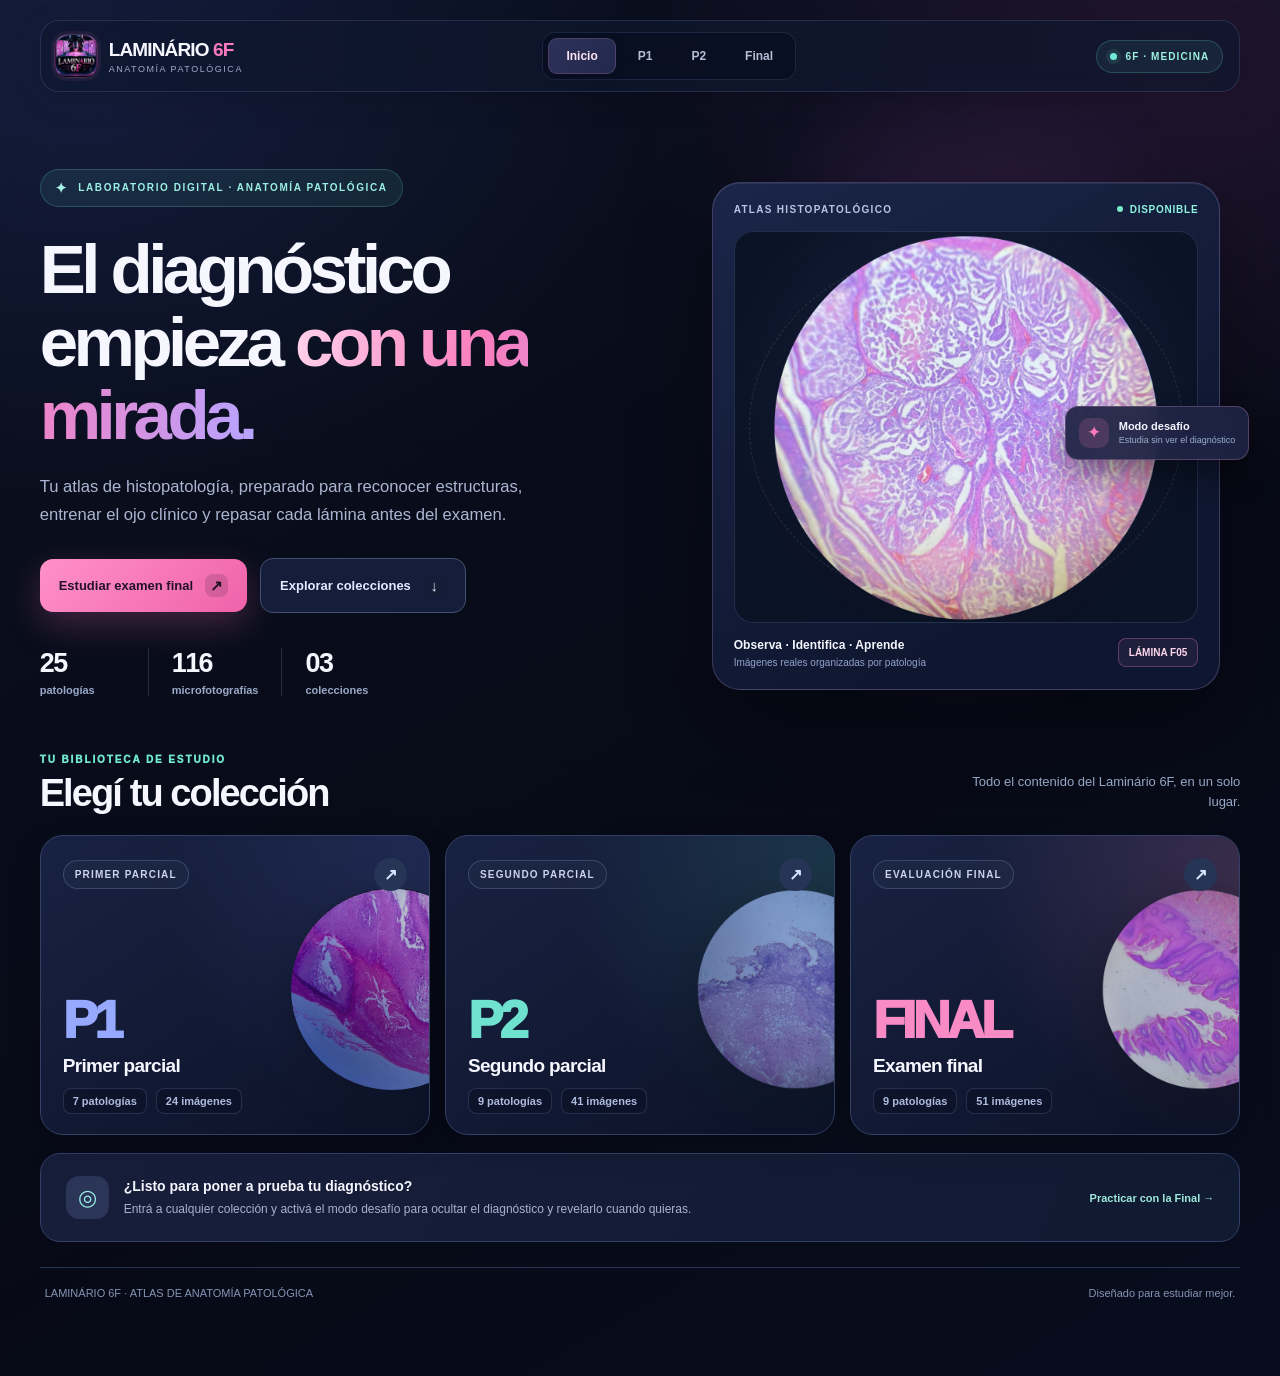
<file: index.html>
<!DOCTYPE html>

<html lang="es"><head><title>Laminário 6F — Inicio</title><meta charset="utf-8"/><meta content="width=device-width,initial-scale=1,viewport-fit=cover" name="viewport"/>
<meta content="#0a1022" name="theme-color"/><meta content="yes" name="apple-mobile-web-app-capable"/><meta content="black-translucent" name="apple-mobile-web-app-status-bar-style"/><meta content="Laminário 6F" name="apple-mobile-web-app-title"/>
<link href="./assets/icons/apple-touch-icon.png" rel="apple-touch-icon" sizes="180x180"/><link href="./assets/icons/apple-touch-icon-152.png" rel="apple-touch-icon" sizes="152x152"/><link href="./assets/icons/favicon-32.png" rel="icon" sizes="32x32" type="image/png"/><link href="./manifest.webmanifest" rel="manifest"/><link href="./assets/style.css" rel="stylesheet"/><style>
/* Tercera opción, sin modificar las páginas P1 y P2. */
@media (min-width: 768px) { .home .choice-grid { grid-template-columns: repeat(3, minmax(0, 1fr)); } .home .choice .number { font-size: clamp(27px,3vw,38px); } }
@media (max-width: 767px) { .home .choice-grid { grid-template-columns: repeat(2, minmax(0,1fr)); } .home .choice-grid .choice:last-child { grid-column: 1 / -1; min-height: 135px; } }
</style><link href="./assets/chamorro-inspired.css?v=2" rel="stylesheet"/></head><body><div class="shell"><header class="topbar premium-topbar"><a aria-label="Laminário 6F - inicio" class="wordmark" href="./index.html"><img alt="" src="./assets/icons/icon-192.png"/><span><strong>LAMINÁRIO <em>6F</em></strong><span class="sub">Anatomía patológica</span></span></a><nav aria-label="Navegación principal" class="global-nav"><a aria-current="page" class="active" href="./index.html">Inicio</a><a href="./p1.html">P1</a><a href="./p2.html">P2</a><a href="./final.html">Final</a></nav><span class="micro-tag">6F · MEDICINA</span></header><main class="home-dashboard" id="inicio">
<section aria-label="Presentación" class="hero-stage">
<div class="hero-content">
<div class="intro-pill"><span aria-hidden="true" class="spark">✦</span> LABORATORIO DIGITAL · ANATOMÍA PATOLÓGICA</div>
<h1>El diagnóstico empieza <span class="gradient-text">con una mirada.</span></h1>
<p class="hero-description">Tu atlas de histopatología, preparado para reconocer estructuras, entrenar el ojo clínico y repasar cada lámina antes del examen.</p>
<div class="hero-actions"><a class="action-main" href="./final.html">Estudiar examen final <span aria-hidden="true" class="action-arrow">↗</span></a><a class="action-secondary" href="#colecciones">Explorar colecciones <span aria-hidden="true" class="action-arrow">↓</span></a></div>
<div aria-label="Resumen del banco" class="hero-metrics"><div class="metric"><strong>25</strong><span>patologías</span></div><div class="metric"><strong>116</strong><span>microfotografías</span></div><div class="metric"><strong>03</strong><span>colecciones</span></div></div>
</div>
<div aria-label="Vista previa del atlas" class="hero-visual">
<div class="vision-card"><div class="vision-top"><span>ATLAS HISTOPATOLÓGICO</span><span class="vision-live">DISPONIBLE</span></div>
<div class="vision-window"><img alt="Microfotografía histopatológica de tiroides" loading="eager" src="./assets/laminas_final/f05_1.webp"/><div aria-hidden="true" class="scan-cross"></div></div>
<div class="vision-bottom"><div><div class="vision-label">Observa · Identifica · Aprende</div><div class="vision-sub">Imágenes reales organizadas por patología</div></div><span class="vision-chip">LÁMINA F05</span></div></div>
<div aria-hidden="true" class="floating-note"><div class="dot">✦</div><div><strong>Modo desafío</strong><small>Estudia sin ver el diagnóstico</small></div></div>
</div>
</section>
<section aria-label="Colecciones de estudio" id="colecciones"><div class="section-heading"><div><div class="overline">TU BIBLIOTECA DE ESTUDIO</div><h2>Elegí tu colección</h2></div><p>Todo el contenido del Laminário 6F, en un solo lugar.</p></div>
<div class="collection-grid">
<a class="collection-card p1-card" href="./p1.html"><img alt="" class="collection-photo" loading="lazy" src="./assets/laminas_p1/p1_l01_1.webp"/><div class="topline"><span class="label">PRIMER PARCIAL</span><span aria-hidden="true" class="go-arrow">↗</span></div><div class="collection-bottom"><div class="collection-no">P1</div><h3>Primer parcial</h3><div class="collection-count"><span>7 patologías</span><span>24 imágenes</span></div></div></a>
<a class="collection-card p2-card" href="./p2.html"><img alt="" class="collection-photo" loading="lazy" src="./assets/laminas/p01_1.webp"/><div class="topline"><span class="label">SEGUNDO PARCIAL</span><span aria-hidden="true" class="go-arrow">↗</span></div><div class="collection-bottom"><div class="collection-no">P2</div><h3>Segundo parcial</h3><div class="collection-count"><span>9 patologías</span><span>41 imágenes</span></div></div></a>
<a class="collection-card final-card" href="./final.html"><img alt="" class="collection-photo" loading="lazy" src="./assets/laminas_final/f09_1.webp"/><div class="topline"><span class="label">EVALUACIÓN FINAL</span><span aria-hidden="true" class="go-arrow">↗</span></div><div class="collection-bottom"><div class="collection-no">FINAL</div><h3>Examen final</h3><div class="collection-count"><span>9 patologías</span><span>51 imágenes</span></div></div></a>
</div>
</section>
<section class="tips-band"><div class="tip-left"><span aria-hidden="true" class="tip-icon">◎</span><div><strong>¿Listo para poner a prueba tu diagnóstico?</strong><p>Entrá a cualquier colección y activá el modo desafío para ocultar el diagnóstico y revelarlo cuando quieras.</p></div></div><a class="tip-side" href="./final.html">Practicar con la Final →</a></section>
<footer class="app-footer"><span>LAMINÁRIO 6F · ATLAS DE ANATOMÍA PATOLÓGICA</span><span>Diseñado para estudiar mejor.</span></footer>
</main></div></body></html>
</file>
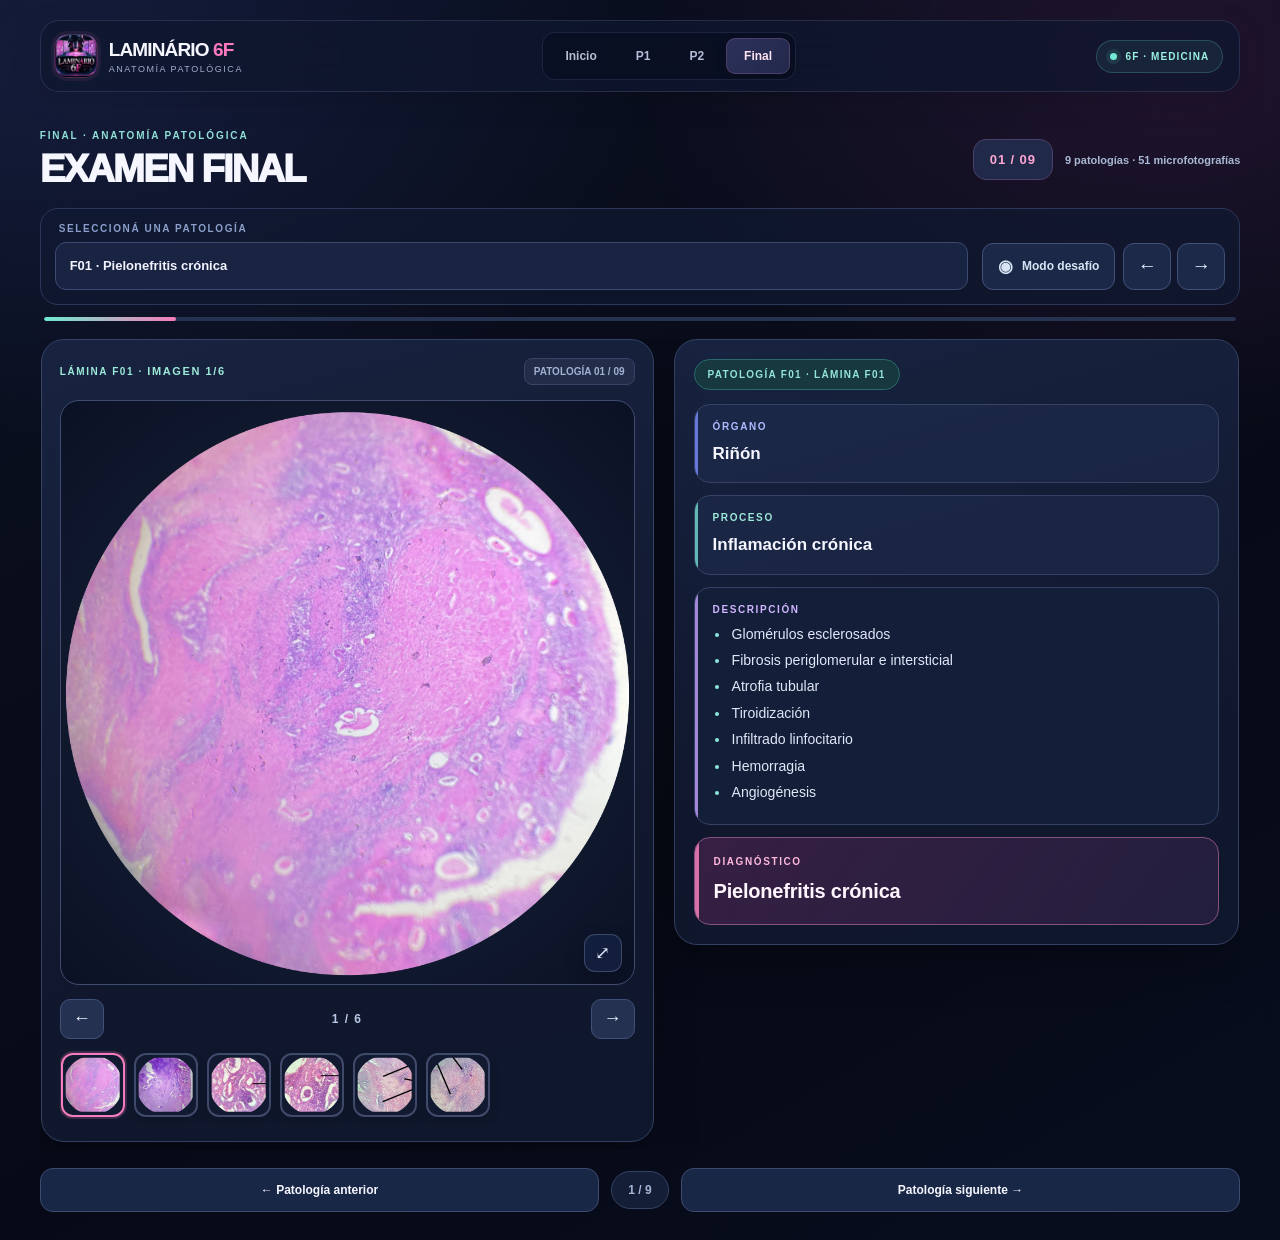
<file: final.html>
<!DOCTYPE html>

<html lang="es"><head><title>Laminário 6F — Final</title><meta charset="utf-8"/><meta content="width=device-width,initial-scale=1,viewport-fit=cover" name="viewport"/>
<meta content="#0a1022" name="theme-color"/><meta content="yes" name="apple-mobile-web-app-capable"/><meta content="black-translucent" name="apple-mobile-web-app-status-bar-style"/><meta content="Laminário 6F" name="apple-mobile-web-app-title"/>
<link href="./assets/icons/apple-touch-icon.png" rel="apple-touch-icon" sizes="180x180"/><link href="./assets/icons/apple-touch-icon-152.png" rel="apple-touch-icon" sizes="152x152"/><link href="./assets/icons/favicon-32.png" rel="icon" sizes="32x32" type="image/png"/><link href="./manifest.webmanifest" rel="manifest"/><link href="./assets/style.css?v=20261118-final9" rel="stylesheet"/><style>
/* Examen Final: omite la pintura de las patologías inactivas. */
.slide.p2-inactive { visibility: hidden; }
/* La galería usa la miniatura original, sin modificar el archivo en el servidor. */
.case-image:not([src]), .thumb img:not([src]) { opacity: 0; }
/* Evita animaciones simultáneas mientras el iPad decodifica microfotografías grandes. */
.thumbstrip { scroll-behavior: auto; }
.photo-shell.p2-loading::after {
  content: "Cargando microfotografía…";
  position: absolute; left: 50%; top: 50%; transform: translate(-50%,-50%);
  padding: 9px 13px; color: #e0e7ff; background: rgba(9,15,33,.85);
  border: 1px solid #2b3559; border-radius: 10px; font: 600 12px/1.3 system-ui,sans-serif;
  pointer-events:none; white-space:nowrap;
}

</style><link href="./assets/chamorro-inspired.css?v=2" rel="stylesheet"/></head><body><div class="shell"><header class="topbar premium-topbar"><a aria-label="Laminário 6F - inicio" class="wordmark" href="./index.html"><img alt="" src="./assets/icons/icon-192.png"/><span><strong>LAMINÁRIO <em>6F</em></strong><span class="sub">Anatomía patológica</span></span></a><nav aria-label="Navegación principal" class="global-nav"><a href="./index.html">Inicio</a><a href="./p1.html">P1</a><a href="./p2.html">P2</a><a aria-current="page" class="active" href="./final.html">Final</a></nav><span class="micro-tag">6F · MEDICINA</span></header><div class="p2bar collection-head"><div class="collection-title-group"><div class="eyebrow">FINAL · ANATOMÍA PATOLÓGICA</div><h1 class="slide-title">EXAMEN FINAL</h1></div><div class="collection-header-side"><span class="counter" id="counter">01 / 09</span><span class="collection-total">9 patologías · 51 microfotografías</span></div></div>
<div class="toolbar premium-toolbar"><div class="select-area"><label for="caseSelect">SELECCIONÁ UNA PATOLOGÍA</label><select aria-label="Elegir patología" class="case-select" id="caseSelect"><option value="pielonefritis_cronica">F01 · Pielonefritis crónica</option><option value="nefroblastoma">F02 · Nefroblastoma (tumor de Wilms)</option><option value="bocio_coloide_multinodular">F03 · Bocio coloide multinodular</option><option value="tiroiditis_de_hashimoto">F04 · Tiroiditis de Hashimoto</option><option value="carcinoma_papilar_de_tiroides">F05 · Carcinoma papilar de tiroides</option><option value="mastitis_granulomatosa">F06 · Mastitis granulomatosa</option><option value="endometriosis_tubarica">F07 · Endometriosis tubárica</option><option value="cistoadenoma_mucinoso_de_ovario">F08 · Cistoadenoma mucinoso de ovario</option><option value="condiloma_acuminado">F09 · Condiloma acuminado</option></select></div><div class="toolbar-actions"><button aria-pressed="false" class="study-toggle" id="studyToggle" title="Ocultar o mostrar el diagnóstico" type="button"><span aria-hidden="true" class="study-symbol">◉</span><span class="study-label">Modo desafío</span></button><div class="nav-mini"><button aria-label="Patología anterior" id="prevMini" type="button">←</button><button aria-label="Patología siguiente" id="nextMini" type="button">→</button></div></div></div><div aria-label="Progreso en la colección" aria-valuemin="0" aria-valuenow="1" class="case-progress" role="progressbar"><div class="case-progress-bar"></div></div>
<main aria-label="Patologías del examen final" class="deck" id="deck"><article class="slide" data-case="pielonefritis_cronica" data-diagnosis="Pielonefritis crónica" data-images='["./assets/laminas_final/f01_1.webp", "./assets/laminas_final/f01_2.webp", "./assets/laminas_final/f01_3.webp", "./assets/laminas_final/f01_4.webp", "./assets/laminas_final/f01_5.webp", "./assets/laminas_final/f01_6.webp"]' id="case-f01">
<div class="panel photo-panel"><div class="photo-top"><strong>Lámina F01 · <span class="img-count">IMAGEN 1/6</span></strong><span>PATOLOGÍA 01 / 09</span></div>
<div class="photo-shell"><img alt="Microfotografía 1: Pielonefritis crónica" class="case-image" data-src="./assets/laminas_final/f01_1.webp" decoding="async" loading="eager"/><button aria-label="Ampliar microfotografía" class="zoom-btn" type="button">⤢</button></div>
<div class="image-controls"><button aria-label="Imagen anterior" class="img-nav" data-img-prev="" type="button">←</button><div class="img-status">1 / 6</div><button aria-label="Imagen siguiente" class="img-nav" data-img-next="" type="button">→</button></div>
<nav aria-label="Imágenes de la patología" class="thumbstrip"><button aria-label="Imagen 1" class="thumb active" data-thumb-index="0" type="button"><img alt="" data-src="./assets/laminas_final/thumbs/f01_1.webp" decoding="async" loading="lazy"/></button><button aria-label="Imagen 2" class="thumb" data-thumb-index="1" type="button"><img alt="" data-src="./assets/laminas_final/thumbs/f01_2.webp" decoding="async" loading="lazy"/></button><button aria-label="Imagen 3" class="thumb" data-thumb-index="2" type="button"><img alt="" data-src="./assets/laminas_final/thumbs/f01_3.webp" decoding="async" loading="lazy"/></button><button aria-label="Imagen 4" class="thumb" data-thumb-index="3" type="button"><img alt="" data-src="./assets/laminas_final/thumbs/f01_4.webp" decoding="async" loading="lazy"/></button><button aria-label="Imagen 5" class="thumb" data-thumb-index="4" type="button"><img alt="" data-src="./assets/laminas_final/thumbs/f01_5.webp" decoding="async" loading="lazy"/></button><button aria-label="Imagen 6" class="thumb" data-thumb-index="5" type="button"><img alt="" data-src="./assets/laminas_final/thumbs/f01_6.webp" decoding="async" loading="lazy"/></button></nav></div>
<div class="panel data-panel"><div class="case-tag">PATOLOGÍA F01 · Lámina F01</div>
<section class="field"><h3>Órgano</h3><p>Riñón</p></section>
<section class="field"><h3>Proceso</h3><p>Inflamación crónica</p></section>
<section class="field"><h3>Descripción</h3><ul><li>Glomérulos esclerosados</li><li>Fibrosis periglomerular e intersticial</li><li>Atrofia tubular</li><li>Tiroidización</li><li>Infiltrado linfocitario</li><li>Hemorragia</li><li>Angiogénesis</li></ul></section>
<section class="field diagnosis"><h3>Diagnóstico</h3><p>Pielonefritis crónica</p></section></div></article><article class="slide" data-case="nefroblastoma" data-diagnosis="Nefroblastoma (tumor de Wilms)" data-images='["./assets/laminas_final/f02_1.webp", "./assets/laminas_final/f02_2.webp", "./assets/laminas_final/f02_3.webp", "./assets/laminas_final/f02_4.webp", "./assets/laminas_final/f02_5.webp", "./assets/laminas_final/f02_6.webp", "./assets/laminas_final/f02_7.webp"]' id="case-f02">
<div class="panel photo-panel"><div class="photo-top"><strong>Lámina F02 · <span class="img-count">IMAGEN 1/7</span></strong><span>PATOLOGÍA 02 / 09</span></div>
<div class="photo-shell"><img alt="Microfotografía 1: Nefroblastoma (tumor de Wilms)" class="case-image" data-src="./assets/laminas_final/f02_1.webp" decoding="async" loading="eager"/><button aria-label="Ampliar microfotografía" class="zoom-btn" type="button">⤢</button></div>
<div class="image-controls"><button aria-label="Imagen anterior" class="img-nav" data-img-prev="" type="button">←</button><div class="img-status">1 / 7</div><button aria-label="Imagen siguiente" class="img-nav" data-img-next="" type="button">→</button></div>
<nav aria-label="Imágenes de la patología" class="thumbstrip"><button aria-label="Imagen 1" class="thumb active" data-thumb-index="0" type="button"><img alt="" data-src="./assets/laminas_final/thumbs/f02_1.webp" decoding="async" loading="lazy"/></button><button aria-label="Imagen 2" class="thumb" data-thumb-index="1" type="button"><img alt="" data-src="./assets/laminas_final/thumbs/f02_2.webp" decoding="async" loading="lazy"/></button><button aria-label="Imagen 3" class="thumb" data-thumb-index="2" type="button"><img alt="" data-src="./assets/laminas_final/thumbs/f02_3.webp" decoding="async" loading="lazy"/></button><button aria-label="Imagen 4" class="thumb" data-thumb-index="3" type="button"><img alt="" data-src="./assets/laminas_final/thumbs/f02_4.webp" decoding="async" loading="lazy"/></button><button aria-label="Imagen 5" class="thumb" data-thumb-index="4" type="button"><img alt="" data-src="./assets/laminas_final/thumbs/f02_5.webp" decoding="async" loading="lazy"/></button><button aria-label="Imagen 6" class="thumb" data-thumb-index="5" type="button"><img alt="" data-src="./assets/laminas_final/thumbs/f02_6.webp" decoding="async" loading="lazy"/></button><button aria-label="Imagen 7" class="thumb" data-thumb-index="6" type="button"><img alt="" data-src="./assets/laminas_final/thumbs/f02_7.webp" decoding="async" loading="lazy"/></button></nav></div>
<div class="panel data-panel"><div class="case-tag">PATOLOGÍA F02 · Lámina F02</div>
<section class="field"><h3>Órgano</h3><p>Riñón</p></section>
<section class="field"><h3>Proceso</h3><p>Neoplasia maligna</p></section>
<section class="field"><h3>Descripción</h3><ul><li>Proliferación neoplásica maligna</li><li>Compuesta por tres componentes: blastematoso, epitelial y mesenquimatoso</li></ul></section>
<section class="field diagnosis"><h3>Diagnóstico</h3><p>Nefroblastoma (tumor de Wilms)</p></section></div></article>
<article class="slide" data-case="bocio_coloide_multinodular" data-diagnosis="Bocio coloide multinodular" data-images='["./assets/laminas_final/f03_1.webp", "./assets/laminas_final/f03_2.webp", "./assets/laminas_final/f03_3.webp", "./assets/laminas_final/f03_4.webp", "./assets/laminas_final/f03_5.webp"]' id="case-f03">
<div class="panel photo-panel"><div class="photo-top"><strong>Lámina F03 · <span class="img-count">IMAGEN 1/5</span></strong><span>PATOLOGÍA 03 / 09</span></div>
<div class="photo-shell"><img alt="Microfotografía 1: Bocio coloide multinodular" class="case-image" data-src="./assets/laminas_final/f03_1.webp" decoding="async" loading="lazy"/><button aria-label="Ampliar microfotografía" class="zoom-btn" type="button">⤢</button></div>
<div class="image-controls"><button aria-label="Imagen anterior" class="img-nav" data-img-prev="" type="button">←</button><div class="img-status">1 / 5</div><button aria-label="Imagen siguiente" class="img-nav" data-img-next="" type="button">→</button></div>
<nav aria-label="Imágenes de la patología" class="thumbstrip">
<button aria-label="Imagen 1" class="thumb active" data-thumb-index="0" type="button"><img alt="" data-src="./assets/laminas_final/thumbs/f03_1.webp" decoding="async" loading="lazy"/></button>
<button aria-label="Imagen 2" class="thumb" data-thumb-index="1" type="button"><img alt="" data-src="./assets/laminas_final/thumbs/f03_2.webp" decoding="async" loading="lazy"/></button>
<button aria-label="Imagen 3" class="thumb" data-thumb-index="2" type="button"><img alt="" data-src="./assets/laminas_final/thumbs/f03_3.webp" decoding="async" loading="lazy"/></button>
<button aria-label="Imagen 4" class="thumb" data-thumb-index="3" type="button"><img alt="" data-src="./assets/laminas_final/thumbs/f03_4.webp" decoding="async" loading="lazy"/></button>
<button aria-label="Imagen 5" class="thumb" data-thumb-index="4" type="button"><img alt="" data-src="./assets/laminas_final/thumbs/f03_5.webp" decoding="async" loading="lazy"/></button>
</nav></div>
<div class="panel data-panel"><div class="case-tag">PATOLOGÍA F03 · Lámina F03</div>
<section class="field"><h3>Órgano</h3><p>Glándula tiroides</p></section>
<section class="field"><h3>Proceso</h3><p>Hiperplasia (adaptación)</p></section>
<section class="field"><h3>Descripción</h3><ul>
<li>Folículos tiroideos de tamaños variables</li>
<li>Epitelio folicular aplanado en algunos sectores</li>
<li>Folículos hiperplásicos en otros sectores</li>
<li>Hemorragia</li>
</ul></section>
<section class="field diagnosis"><h3>Diagnóstico</h3><p>Bocio coloide multinodular</p></section></div></article>
<article class="slide" data-case="tiroiditis_de_hashimoto" data-diagnosis="Tiroiditis de Hashimoto" data-images='["./assets/laminas_final/f04_1.webp", "./assets/laminas_final/f04_2.webp", "./assets/laminas_final/f04_3.webp", "./assets/laminas_final/f04_4.webp", "./assets/laminas_final/f04_5.webp", "./assets/laminas_final/f04_6.webp"]' id="case-f04">
<div class="panel photo-panel"><div class="photo-top"><strong>Lámina F04 · <span class="img-count">IMAGEN 1/6</span></strong><span>PATOLOGÍA 04 / 09</span></div>
<div class="photo-shell"><img alt="Microfotografía 1: Tiroiditis de Hashimoto" class="case-image" data-src="./assets/laminas_final/f04_1.webp" decoding="async" loading="lazy"/><button aria-label="Ampliar microfotografía" class="zoom-btn" type="button">⤢</button></div>
<div class="image-controls"><button aria-label="Imagen anterior" class="img-nav" data-img-prev="" type="button">←</button><div class="img-status">1 / 6</div><button aria-label="Imagen siguiente" class="img-nav" data-img-next="" type="button">→</button></div>
<nav aria-label="Imágenes de la patología" class="thumbstrip">
<button aria-label="Imagen 1" class="thumb active" data-thumb-index="0" type="button"><img alt="" data-src="./assets/laminas_final/thumbs/f04_1.webp" decoding="async" loading="lazy"/></button>
<button aria-label="Imagen 2" class="thumb" data-thumb-index="1" type="button"><img alt="" data-src="./assets/laminas_final/thumbs/f04_2.webp" decoding="async" loading="lazy"/></button>
<button aria-label="Imagen 3" class="thumb" data-thumb-index="2" type="button"><img alt="" data-src="./assets/laminas_final/thumbs/f04_3.webp" decoding="async" loading="lazy"/></button>
<button aria-label="Imagen 4" class="thumb" data-thumb-index="3" type="button"><img alt="" data-src="./assets/laminas_final/thumbs/f04_4.webp" decoding="async" loading="lazy"/></button>
<button aria-label="Imagen 5" class="thumb" data-thumb-index="4" type="button"><img alt="" data-src="./assets/laminas_final/thumbs/f04_5.webp" decoding="async" loading="lazy"/></button>
<button aria-label="Imagen 6" class="thumb" data-thumb-index="5" type="button"><img alt="" data-src="./assets/laminas_final/thumbs/f04_6.webp" decoding="async" loading="lazy"/></button>
</nav></div>
<div class="panel data-panel"><div class="case-tag">PATOLOGÍA F04 · Lámina F04</div>
<section class="field"><h3>Órgano</h3><p>Glándula tiroides</p></section>
<section class="field"><h3>Proceso</h3><p>Inflamación crónica</p></section>
<section class="field"><h3>Descripción</h3><ul>
<li>Folículos tiroideos atrofiados</li>
<li>Fibrosis</li>
<li>Nódulos linfoides con centros germinales</li>
<li>Angiogénesis</li>
<li>Presencia de células de Hürthle</li>
</ul></section>
<section class="field diagnosis"><h3>Diagnóstico</h3><p>Tiroiditis de Hashimoto</p></section></div></article>
<article class="slide" data-case="carcinoma_papilar_de_tiroides" data-diagnosis="Carcinoma papilar de tiroides" data-images='["./assets/laminas_final/f05_1.webp", "./assets/laminas_final/f05_2.webp", "./assets/laminas_final/f05_3.webp", "./assets/laminas_final/f05_4.webp", "./assets/laminas_final/f05_5.webp", "./assets/laminas_final/f05_6.webp", "./assets/laminas_final/f05_7.webp"]' id="case-f05">
<div class="panel photo-panel"><div class="photo-top"><strong>Lámina F05 · <span class="img-count">IMAGEN 1/7</span></strong><span>PATOLOGÍA 05 / 09</span></div>
<div class="photo-shell"><img alt="Microfotografía 1: Carcinoma papilar de tiroides" class="case-image" data-src="./assets/laminas_final/f05_1.webp" decoding="async" loading="lazy"/><button aria-label="Ampliar microfotografía" class="zoom-btn" type="button">⤢</button></div>
<div class="image-controls"><button aria-label="Imagen anterior" class="img-nav" data-img-prev="" type="button">←</button><div class="img-status">1 / 7</div><button aria-label="Imagen siguiente" class="img-nav" data-img-next="" type="button">→</button></div>
<nav aria-label="Imágenes de la patología" class="thumbstrip">
<button aria-label="Imagen 1" class="thumb active" data-thumb-index="0" type="button"><img alt="" data-src="./assets/laminas_final/thumbs/f05_1.webp" decoding="async" loading="lazy"/></button>
<button aria-label="Imagen 2" class="thumb" data-thumb-index="1" type="button"><img alt="" data-src="./assets/laminas_final/thumbs/f05_2.webp" decoding="async" loading="lazy"/></button>
<button aria-label="Imagen 3" class="thumb" data-thumb-index="2" type="button"><img alt="" data-src="./assets/laminas_final/thumbs/f05_3.webp" decoding="async" loading="lazy"/></button>
<button aria-label="Imagen 4" class="thumb" data-thumb-index="3" type="button"><img alt="" data-src="./assets/laminas_final/thumbs/f05_4.webp" decoding="async" loading="lazy"/></button>
<button aria-label="Imagen 5" class="thumb" data-thumb-index="4" type="button"><img alt="" data-src="./assets/laminas_final/thumbs/f05_5.webp" decoding="async" loading="lazy"/></button>
<button aria-label="Imagen 6" class="thumb" data-thumb-index="5" type="button"><img alt="" data-src="./assets/laminas_final/thumbs/f05_6.webp" decoding="async" loading="lazy"/></button>
<button aria-label="Imagen 7" class="thumb" data-thumb-index="6" type="button"><img alt="" data-src="./assets/laminas_final/thumbs/f05_7.webp" decoding="async" loading="lazy"/></button>
</nav></div>
<div class="panel data-panel"><div class="case-tag">PATOLOGÍA F05 · Lámina F05</div>
<section class="field"><h3>Órgano</h3><p>Glándula tiroides</p></section>
<section class="field"><h3>Proceso</h3><p>Neoplasia maligna</p></section>
<section class="field"><h3>Descripción</h3><ul>
<li>Núcleos con patrón de vidrio esmerilado</li>
<li>Plegamiento sobre su propio eje celular</li>
<li>Aspecto de grano de café</li>
<li>Irregularidad morfológica en hendidura (hendiduras nucleares)</li>
<li>Presencia de calcificaciones en forma de cuerpos de psamoma</li>
</ul></section>
<section class="field diagnosis"><h3>Diagnóstico</h3><p>Carcinoma papilar de tiroides</p></section></div></article>
<article class="slide" data-case="mastitis_granulomatosa" data-diagnosis="Mastitis granulomatosa" data-images='["./assets/laminas_final/f06_1.webp", "./assets/laminas_final/f06_2.webp", "./assets/laminas_final/f06_3.webp", "./assets/laminas_final/f06_4.webp", "./assets/laminas_final/f06_5.webp", "./assets/laminas_final/f06_6.webp"]' id="case-f06"><div class="panel photo-panel"><div class="photo-top"><strong>Lámina F06 · <span class="img-count">IMAGEN 1/6</span></strong><span>PATOLOGÍA 06 / 09</span></div><div class="photo-shell"><img alt="Microfotografía 1: Mastitis granulomatosa" class="case-image" data-src="./assets/laminas_final/f06_1.webp" decoding="async" loading="lazy"/><button aria-label="Ampliar microfotografía" class="zoom-btn" type="button">⤢</button></div><div class="image-controls"><button aria-label="Imagen anterior" class="img-nav" data-img-prev="" type="button">←</button><div class="img-status">1 / 6</div><button aria-label="Imagen siguiente" class="img-nav" data-img-next="" type="button">→</button></div><nav aria-label="Imágenes de la patología" class="thumbstrip"><button aria-label="Imagen 1" class="thumb active" data-thumb-index="0" type="button"><img alt="" data-src="./assets/laminas_final/thumbs/f06_1.webp" decoding="async" loading="lazy"/></button><button aria-label="Imagen 2" class="thumb" data-thumb-index="1" type="button"><img alt="" data-src="./assets/laminas_final/thumbs/f06_2.webp" decoding="async" loading="lazy"/></button><button aria-label="Imagen 3" class="thumb" data-thumb-index="2" type="button"><img alt="" data-src="./assets/laminas_final/thumbs/f06_3.webp" decoding="async" loading="lazy"/></button><button aria-label="Imagen 4" class="thumb" data-thumb-index="3" type="button"><img alt="" data-src="./assets/laminas_final/thumbs/f06_4.webp" decoding="async" loading="lazy"/></button><button aria-label="Imagen 5" class="thumb" data-thumb-index="4" type="button"><img alt="" data-src="./assets/laminas_final/thumbs/f06_5.webp" decoding="async" loading="lazy"/></button><button aria-label="Imagen 6" class="thumb" data-thumb-index="5" type="button"><img alt="" data-src="./assets/laminas_final/thumbs/f06_6.webp" decoding="async" loading="lazy"/></button></nav></div><div class="panel data-panel"><div class="case-tag">PATOLOGÍA F06 · Lámina F06</div><section class="field"><h3>Órgano</h3><p>Glándula mamaria</p></section><section class="field"><h3>Proceso</h3><p>Inflamación crónica granulomatosa</p></section><section class="field"><h3>Descripción</h3><ul><li>Proceso inflamatorio crónico granulomatoso no caseificante</li><li>Compuesto por células epitelioides</li><li>Células gigantes de Langhans</li><li>Halo de linfocitos</li><li>Áreas de abscesos</li></ul></section><section class="field diagnosis"><h3>Diagnóstico</h3><p>Mastitis granulomatosa</p></section></div></article><article class="slide" data-case="endometriosis_tubarica" data-diagnosis="Endometriosis tubárica" data-images='["./assets/laminas_final/f07_1.webp", "./assets/laminas_final/f07_2.webp", "./assets/laminas_final/f07_3.webp", "./assets/laminas_final/f07_4.webp", "./assets/laminas_final/f07_5.webp", "./assets/laminas_final/f07_6.webp"]' id="case-f07"><div class="panel photo-panel"><div class="photo-top"><strong>Lámina F07 · <span class="img-count">IMAGEN 1/6</span></strong><span>PATOLOGÍA 07 / 09</span></div><div class="photo-shell"><img alt="Microfotografía 1: Endometriosis tubárica" class="case-image" data-src="./assets/laminas_final/f07_1.webp" decoding="async" loading="lazy"/><button aria-label="Ampliar microfotografía" class="zoom-btn" type="button">⤢</button></div><div class="image-controls"><button aria-label="Imagen anterior" class="img-nav" data-img-prev="" type="button">←</button><div class="img-status">1 / 6</div><button aria-label="Imagen siguiente" class="img-nav" data-img-next="" type="button">→</button></div><nav aria-label="Imágenes de la patología" class="thumbstrip"><button aria-label="Imagen 1" class="thumb active" data-thumb-index="0" type="button"><img alt="" data-src="./assets/laminas_final/thumbs/f07_1.webp" decoding="async" loading="lazy"/></button><button aria-label="Imagen 2" class="thumb" data-thumb-index="1" type="button"><img alt="" data-src="./assets/laminas_final/thumbs/f07_2.webp" decoding="async" loading="lazy"/></button><button aria-label="Imagen 3" class="thumb" data-thumb-index="2" type="button"><img alt="" data-src="./assets/laminas_final/thumbs/f07_3.webp" decoding="async" loading="lazy"/></button><button aria-label="Imagen 4" class="thumb" data-thumb-index="3" type="button"><img alt="" data-src="./assets/laminas_final/thumbs/f07_4.webp" decoding="async" loading="lazy"/></button><button aria-label="Imagen 5" class="thumb" data-thumb-index="4" type="button"><img alt="" data-src="./assets/laminas_final/thumbs/f07_5.webp" decoding="async" loading="lazy"/></button><button aria-label="Imagen 6" class="thumb" data-thumb-index="5" type="button"><img alt="" data-src="./assets/laminas_final/thumbs/f07_6.webp" decoding="async" loading="lazy"/></button></nav></div><div class="panel data-panel"><div class="case-tag">PATOLOGÍA F07 · Lámina F07</div><section class="field"><h3>Órgano</h3><p>Trompa de Falopio</p></section><section class="field"><h3>Proceso</h3><p>Inflamación crónica</p></section><section class="field"><h3>Descripción</h3><ul><li>Pared tubárica de la trompa</li><li>Con focos de glándulas</li><li>Estroma endometrial</li></ul></section><section class="field diagnosis"><h3>Diagnóstico</h3><p>Endometriosis tubárica</p></section></div></article><article class="slide" data-case="cistoadenoma_mucinoso_de_ovario" data-diagnosis="Cistoadenoma mucinoso de ovario" data-images='["./assets/laminas_final/f08_1.webp", "./assets/laminas_final/f08_2.webp", "./assets/laminas_final/f08_3.webp"]' id="case-f08"><div class="panel photo-panel"><div class="photo-top"><strong>Lámina F08 · <span class="img-count">IMAGEN 1/3</span></strong><span>PATOLOGÍA 08 / 09</span></div><div class="photo-shell"><img alt="Microfotografía 1: Cistoadenoma mucinoso de ovario" class="case-image" data-src="./assets/laminas_final/f08_1.webp" decoding="async" loading="lazy"/><button aria-label="Ampliar microfotografía" class="zoom-btn" type="button">⤢</button></div><div class="image-controls"><button aria-label="Imagen anterior" class="img-nav" data-img-prev="" type="button">←</button><div class="img-status">1 / 3</div><button aria-label="Imagen siguiente" class="img-nav" data-img-next="" type="button">→</button></div><nav aria-label="Imágenes de la patología" class="thumbstrip"><button aria-label="Imagen 1" class="thumb active" data-thumb-index="0" type="button"><img alt="" data-src="./assets/laminas_final/thumbs/f08_1.webp" decoding="async" loading="lazy"/></button><button aria-label="Imagen 2" class="thumb" data-thumb-index="1" type="button"><img alt="" data-src="./assets/laminas_final/thumbs/f08_2.webp" decoding="async" loading="lazy"/></button><button aria-label="Imagen 3" class="thumb" data-thumb-index="2" type="button"><img alt="" data-src="./assets/laminas_final/thumbs/f08_3.webp" decoding="async" loading="lazy"/></button></nav></div><div class="panel data-panel"><div class="case-tag">PATOLOGÍA F08 · Lámina F08</div><section class="field"><h3>Órgano</h3><p>Ovario</p></section><section class="field"><h3>Proceso</h3><p>Neoplasia benigna</p></section><section class="field"><h3>Descripción</h3><ul><li>Formación quística en el estroma ovárico</li><li>Revestida de epitelio cilíndrico mucosecretor</li><li>Componente homogéneo que corresponde a mucosa en la cavidad</li><li>Sin presencia de atipia ni mitosis</li></ul></section><section class="field diagnosis"><h3>Diagnóstico</h3><p>Cistoadenoma mucinoso de ovario</p></section></div></article><article class="slide" data-case="condiloma_acuminado" data-diagnosis="Condiloma acuminado" data-images='["./assets/laminas_final/f09_1.webp", "./assets/laminas_final/f09_2.webp", "./assets/laminas_final/f09_3.webp", "./assets/laminas_final/f09_4.webp", "./assets/laminas_final/f09_5.webp"]' id="case-f09"><div class="panel photo-panel"><div class="photo-top"><strong>Lámina F09 · <span class="img-count">IMAGEN 1/5</span></strong><span>PATOLOGÍA 09 / 09</span></div><div class="photo-shell"><img alt="Microfotografía 1: Condiloma acuminado" class="case-image" data-src="./assets/laminas_final/f09_1.webp" decoding="async" loading="lazy"/><button aria-label="Ampliar microfotografía" class="zoom-btn" type="button">⤢</button></div><div class="image-controls"><button aria-label="Imagen anterior" class="img-nav" data-img-prev="" type="button">←</button><div class="img-status">1 / 5</div><button aria-label="Imagen siguiente" class="img-nav" data-img-next="" type="button">→</button></div><nav aria-label="Imágenes de la patología" class="thumbstrip"><button aria-label="Imagen 1" class="thumb active" data-thumb-index="0" type="button"><img alt="" data-src="./assets/laminas_final/thumbs/f09_1.webp" decoding="async" loading="lazy"/></button><button aria-label="Imagen 2" class="thumb" data-thumb-index="1" type="button"><img alt="" data-src="./assets/laminas_final/thumbs/f09_2.webp" decoding="async" loading="lazy"/></button><button aria-label="Imagen 3" class="thumb" data-thumb-index="2" type="button"><img alt="" data-src="./assets/laminas_final/thumbs/f09_3.webp" decoding="async" loading="lazy"/></button><button aria-label="Imagen 4" class="thumb" data-thumb-index="3" type="button"><img alt="" data-src="./assets/laminas_final/thumbs/f09_4.webp" decoding="async" loading="lazy"/></button><button aria-label="Imagen 5" class="thumb" data-thumb-index="4" type="button"><img alt="" data-src="./assets/laminas_final/thumbs/f09_5.webp" decoding="async" loading="lazy"/></button></nav></div><div class="panel data-panel"><div class="case-tag">PATOLOGÍA F09 · Lámina F09</div><section class="field"><h3>Órgano</h3><p>Piel</p></section><section class="field"><h3>Proceso</h3><p>Neoplasia benigna</p></section><section class="field"><h3>Descripción</h3><ul><li>Hiperplasia del epitelio escamoso, con engrosamiento epitelial</li><li>Acantosis</li><li>Papilomatosis</li><li>Hiperqueratosis</li><li>Presencia de coilocitos típicos</li><li>Membrana basal intacta, indicativa de benignidad</li></ul></section><section class="field diagnosis"><h3>Diagnóstico</h3><p>Condiloma acuminado</p></section></div></article></main>
<div class="bottom-pager"><button id="pagerPrev" type="button">← Patología anterior</button><span class="progress" id="pagerCounter">1 / 9</span><button id="pagerNext" type="button">Patología siguiente →</button></div>
</div><div aria-hidden="true" class="lightbox" id="lightbox"><button aria-label="Cerrar" class="lightbox-close" type="button">×</button><img alt="" id="fullImage"/></div><script>(()=>{
'use strict';
const deck = document.getElementById('deck');
if(!deck) return;
const slides = [...deck.querySelectorAll('.slide')];
const counter = document.getElementById('counter');
const caseSelect = document.getElementById('caseSelect');
const miniPrev = document.getElementById('prevMini');
const miniNext = document.getElementById('nextMini');
const pagerPrev = document.getElementById('pagerPrev');
const pagerNext = document.getElementById('pagerNext');
const pagerCounter = document.getElementById('pagerCounter');
const fullscreen = document.getElementById('lightbox');
const fullImage = document.getElementById('fullImage');

let current = -1;
let lastImageSwipe = 0;
let touchStart = null;

function refreshThumbs(slide) {
  if(!slide._active) return;
  const strip = slide._strip;
  const viewport = strip.getBoundingClientRect();
  // Sólo las miniaturas visibles y sus vecinas (hasta 60 px) tienen src.
  const margin = 60;
  for (const thumb of slide._thumbs) {
    const img = thumb.querySelector('img');
    const box = thumb.getBoundingClientRect();
    const visible = box.right >= viewport.left - margin && box.left <= viewport.right + margin;
    const path = img.dataset.src;
    if(visible) {
      if(path && img.getAttribute('src') !== path) img.src = path;
    } else if(img.hasAttribute('src')) {
      img.removeAttribute('src');
    }
  }
}
function queueThumbRefresh(slide, delay=0) {
  clearTimeout(slide._thumbTimer);
  slide._thumbTimer = setTimeout(() => {
    if(!slide._active) return;
    refreshThumbs(slide);
  }, delay);
}
function releaseSlide(slide) {
  clearTimeout(slide._thumbTimer);
  if(slide._thumbFrame) cancelAnimationFrame(slide._thumbFrame);
  slide._active = false;
  // Removing src drops the live DOM reference to full-resolution bitmaps.
  // The browser manages when the decoded bitmap is actually evicted.
  slide._main.removeAttribute('src');
  slide._main.closest('.photo-shell')?.classList.remove('p2-loading');
  for(const thumb of slide._thumbs) thumb.querySelector('img').removeAttribute('src');
  slide.classList.add('p2-inactive');
}
function mountSlide(slide) {
  slide._active = true;
  slide.classList.remove('p2-inactive');
  const path=slide._images[slide._imageIndex];
  const main=slide._main;
  main.loading='eager';
  main.decoding='async';
  main.fetchPriority='high';
  if(path && main.getAttribute('src') !== path) {
    slide._imageRequest=(slide._imageRequest||0)+1;
    const token=slide._imageRequest;
    slide._main.closest('.photo-shell')?.classList.add('p2-loading');
    main.src=path;
    // decode() resolves asynchronously; avoid loading all other cards.
    Promise.resolve(typeof main.decode==='function' ? main.decode() : null).catch(()=>{}).finally(()=>{
      if(slide._active && slide._imageRequest===token) {
        slide._main.closest('.photo-shell')?.classList.remove('p2-loading');
      }
    });
  }
  // Paint data panel immediately; defer thumbnail image decode until the
  // main image has had a chance to load and the card becomes visible.
  queueThumbRefresh(slide, 170);
}
function renderImage(slide, index) {
  const images=slide._images;
  if(!images.length) return;
  index=(index+images.length)%images.length;
  slide._imageIndex=index;
  const path=images[index];
  const main=slide._main;
  main.alt=`Microfotografía ${index+1}: ${slide.dataset.diagnosis||''}`;
  slide._count.textContent=`IMAGEN ${index+1}/${images.length}`;
  slide._status.textContent=`${index+1} / ${images.length}`;
  slide._thumbs.forEach((thumb,i)=>thumb.classList.toggle('active',i===index));
  if(slide._zoom) {
    slide._zoom.dataset.zoom=path;
    slide._zoom.dataset.alt=slide.dataset.diagnosis||'';
  }
  if(!slide._active) return;
  if(main.getAttribute('src')!==path) {
    slide._imageRequest=(slide._imageRequest||0)+1;
    const token=slide._imageRequest;
    slide._main.closest('.photo-shell')?.classList.add('p2-loading');
    main.src=path;
    Promise.resolve(typeof main.decode==='function' ? main.decode() : null).catch(()=>{}).finally(()=>{
      if(slide._active && slide._imageRequest===token) {
        slide._main.closest('.photo-shell')?.classList.remove('p2-loading');
      }
    });
  }
  // The thumbnail strip scrolls on its own; it never moves the card.
  const selected=slide._thumbs[index];
  if(selected){
    const strip=slide._strip;
    const rect=selected.getBoundingClientRect();
    const view=strip.getBoundingClientRect();
    if(rect.left<view.left+3 || rect.right>view.right-3){
      const left=selected.offsetLeft-strip.offsetLeft;
      strip.scrollTo({left:Math.max(0,left-(strip.clientWidth-selected.offsetWidth)/2),behavior:'auto'});
    }
  }
  queueThumbRefresh(slide, 70);
}
function showZoom(slide) {
  if(!slide._active || !fullscreen || !fullImage) return;
  if(Date.now()-lastImageSwipe<420) return;
  const url=slide._images[slide._imageIndex];
  fullImage.src=url;
  fullImage.alt=slide.dataset.diagnosis||'';
  fullscreen.classList.add('open');
  document.body.style.overflow='hidden';
}
slides.forEach(slide => {
  slide._images=JSON.parse(slide.dataset.images||'[]');
  slide._imageIndex=0;
  slide._active=false;
  slide._main=slide.querySelector('.case-image');
  slide._strip=slide.querySelector('.thumbstrip');
  slide._count=slide.querySelector('.img-count');
  slide._status=slide.querySelector('.img-status');
  slide._zoom=slide.querySelector('.zoom-btn');
  slide._thumbs=[...slide.querySelectorAll('[data-thumb-index]')];
  slide.classList.add('p2-inactive');
  // Metadata only; no image is loaded during initialization.
  slide._thumbs.forEach((thumb, i)=>{
    const image=thumb.querySelector('img');
    image.loading='lazy'; image.decoding='async';
    if(!image.dataset.src) image.dataset.src=slide._images[i]||'';
    image.removeAttribute('src');
    thumb.addEventListener('click',e=>{
      e.preventDefault(); e.stopPropagation(); renderImage(slide,i);
    });
  });
  slide._main.removeAttribute('src');
  slide._main.loading='lazy';
  slide._renderImage=i=>renderImage(slide,i);
  slide.querySelector('[data-img-prev]')?.addEventListener('click',e=>{
    e.preventDefault();e.stopPropagation();renderImage(slide,slide._imageIndex-1);
  });
  slide.querySelector('[data-img-next]')?.addEventListener('click',e=>{
    e.preventDefault();e.stopPropagation();renderImage(slide,slide._imageIndex+1);
  });
  slide._main.addEventListener('click',()=>showZoom(slide));
  slide._zoom?.addEventListener('click',e=>{
    e.preventDefault();e.stopPropagation();showZoom(slide);
  });
  slide._strip.addEventListener('scroll',()=>{
    if(!slide._active)return;
    if(slide._thumbFrame) cancelAnimationFrame(slide._thumbFrame);
    slide._thumbFrame=requestAnimationFrame(()=>refreshThumbs(slide));
  },{passive:true});
});

function sync(n) {
  const s=slides[n];
  counter.textContent=String(n+1).padStart(2,'0')+' / '+String(slides.length).padStart(2,'0');
  pagerCounter.textContent=(n+1)+' / '+slides.length;
  caseSelect.value=s.dataset.case;
  if(location.hash!=='#'+s.id) history.replaceState(null,'','#'+s.id);
}
function go(n, smooth=true) {
  n=(n+slides.length)%slides.length;
  if(current===n)return;
  const old=slides[current];
  const slide=slides[n];
  // Omit large card transitions while the image is being decoded.
  // Moving the deck instantly avoids rendering a 4K photo on every
  // animation frame. The image itself remains full original resolution.
  if(old) releaseSlide(old);
  for(const other of slides) if(other!==slide && other!==old && other._active) releaseSlide(other);
  current=n;
  deck.scrollTo({left:slide.offsetLeft-deck.offsetLeft,behavior:'auto'});
  sync(n);
  mountSlide(slide);
}

// Swipe within a pathology switches only the selected microphotograph.
deck.addEventListener('touchstart',e=>{
  if(e.touches.length!==1){touchStart=null;return;}
  if(e.target.closest('.thumbstrip,button,select,a')){touchStart=null;return;}
  const slide=e.target.closest('.slide');
  if(!slide || !slide._active){touchStart=null;return;}
  touchStart={x:e.touches[0].clientX,y:e.touches[0].clientY,slide};
},{passive:true});
deck.addEventListener('touchend',e=>{
  if(!touchStart||!e.changedTouches.length)return;
  const start=touchStart;touchStart=null;
  const dx=e.changedTouches[0].clientX-start.x;
  const dy=e.changedTouches[0].clientY-start.y;
  if(Math.abs(dx)<42||Math.abs(dx)<Math.abs(dy)*1.35)return;
  if(start.slide._images.length<2)return;
  lastImageSwipe=Date.now();
  start.slide._renderImage(start.slide._imageIndex+(dx<0?1:-1));
},{passive:true});
deck.addEventListener('touchcancel',()=>{touchStart=null;},{passive:true});

for(const button of [miniPrev,pagerPrev]) button?.addEventListener('click',()=>go(current-1));
for(const button of [miniNext,pagerNext]) button?.addEventListener('click',()=>go(current+1));
caseSelect?.addEventListener('change',()=>{
  const n=slides.findIndex(slide=>slide.dataset.case===caseSelect.value);
  if(n>=0)go(n,false);
});
function closeZoom(){
  fullscreen?.classList.remove('open');
  document.body.style.overflow='';
  if(fullImage) fullImage.removeAttribute('src');
}
fullscreen?.addEventListener('click',e=>{
  if(e.target===fullscreen || e.target.closest('.lightbox-close'))closeZoom();
});
document.addEventListener('keydown',e=>{
  if(fullscreen?.classList.contains('open')){if(e.key==='Escape')closeZoom();return;}
  if(e.target.closest('input,select,textarea'))return;
  const slide=slides[current];
  if(e.key==='ArrowRight'&&slide._images.length>1)slide._renderImage(slide._imageIndex+1);
  if(e.key==='ArrowLeft'&&slide._images.length>1)slide._renderImage(slide._imageIndex-1);
});
window.addEventListener('hashchange',()=>{
  const n=slides.findIndex(s=>'#'+s.id===location.hash);
  if(n>=0&&n!==current)go(n,false);
});
window.addEventListener('pageshow',()=>{
  if(current>=0 && !slides[current]._active)mountSlide(slides[current]);
});
const initial=slides.findIndex(s=>'#'+s.id===location.hash);
requestAnimationFrame(()=>go(initial<0?0:initial,false));
})();
</script><script defer="True" src="./assets/ui-experience.js?v=2"></script></body></html>
</file>
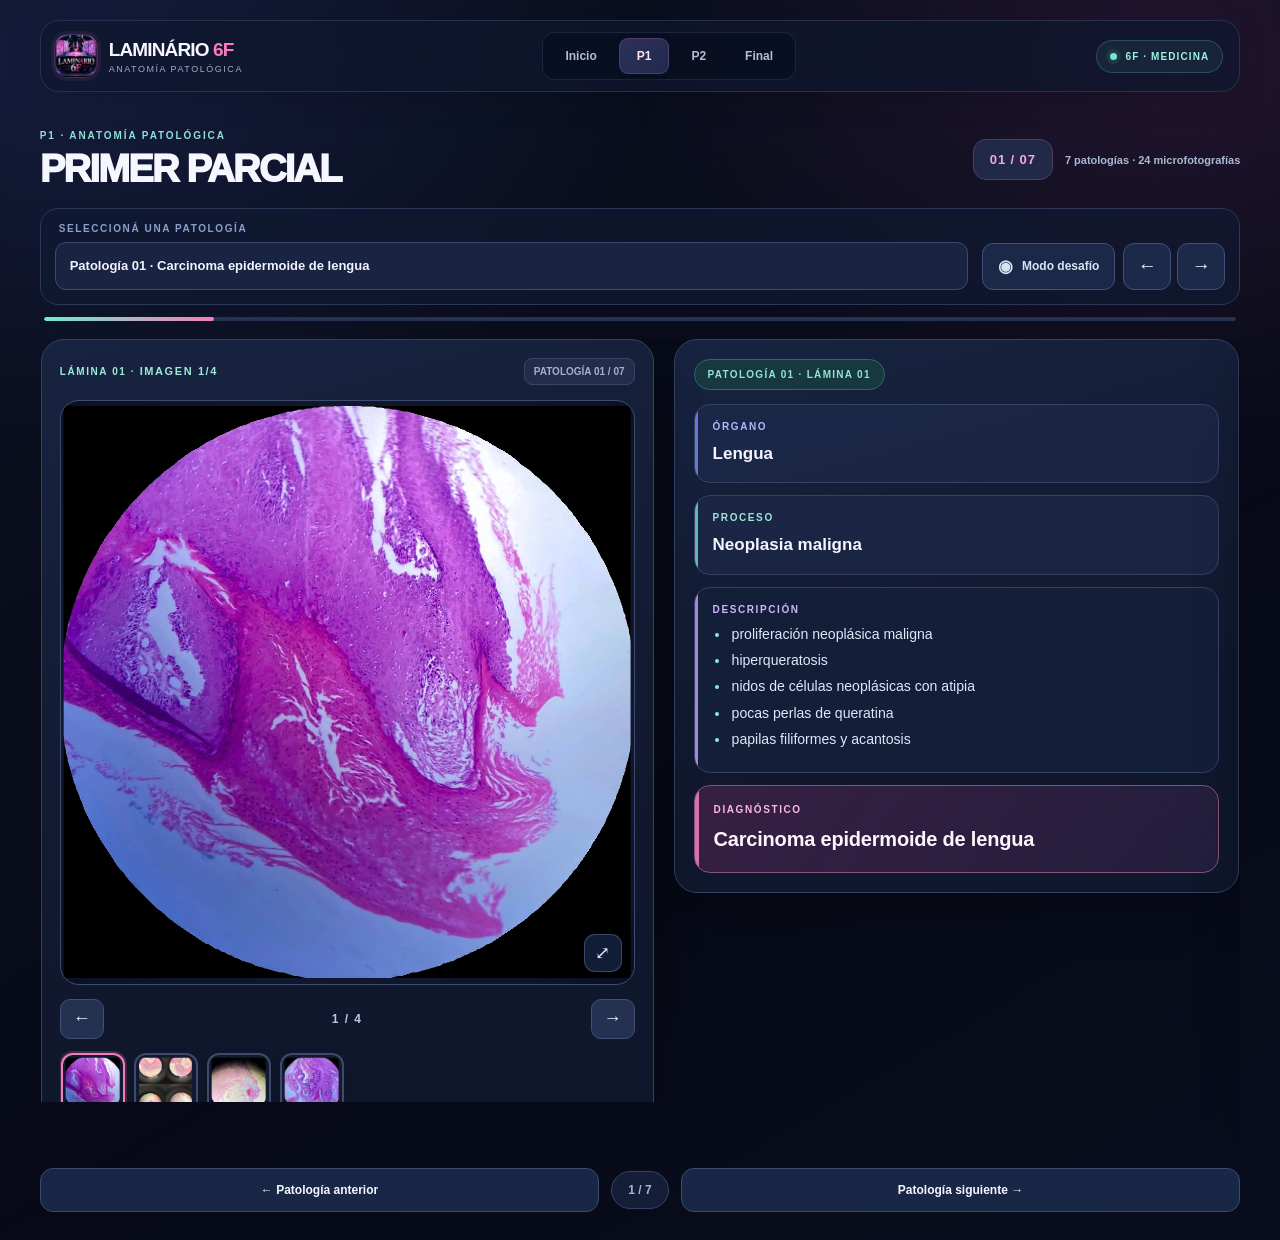
<file: p1.html>
<!DOCTYPE html>
<html lang="es"><head><title>Laminário 6F — P1</title><meta charset="utf-8"/><meta content="width=device-width,initial-scale=1,viewport-fit=cover" name="viewport"/>
<meta content="#0a1022" name="theme-color"/><meta content="yes" name="apple-mobile-web-app-capable"/><meta content="black-translucent" name="apple-mobile-web-app-status-bar-style"/><meta content="Laminário 6F" name="apple-mobile-web-app-title"/>
<link href="./assets/icons/apple-touch-icon.png" rel="apple-touch-icon" sizes="180x180"/><link href="./assets/icons/apple-touch-icon-152.png" rel="apple-touch-icon" sizes="152x152"/><link href="./assets/icons/favicon-32.png" rel="icon" sizes="32x32" type="image/png"/><link href="./manifest.webmanifest" rel="manifest"/><link href="./assets/style.css" rel="stylesheet"/><link href="./assets/chamorro-inspired.css?v=2" rel="stylesheet"/></head><body><div class="shell"><header class="topbar premium-topbar"><a aria-label="Laminário 6F - inicio" class="wordmark" href="./index.html"><img alt="" src="./assets/icons/icon-192.png"/><span><strong>LAMINÁRIO <em>6F</em></strong><span class="sub">Anatomía patológica</span></span></a><nav aria-label="Navegación principal" class="global-nav"><a href="./index.html">Inicio</a><a aria-current="page" class="active" href="./p1.html">P1</a><a href="./p2.html">P2</a><a href="./final.html">Final</a></nav><span class="micro-tag">6F · MEDICINA</span></header><div class="p2bar collection-head"><div class="collection-title-group"><div class="eyebrow">P1 · ANATOMÍA PATOLÓGICA</div><h1 class="slide-title">PRIMER PARCIAL</h1></div><div class="collection-header-side"><span class="counter" id="counter">01 / 07</span><span class="collection-total">7 patologías · 24 microfotografías</span></div></div>
<div class="toolbar premium-toolbar"><div class="select-area"><label for="caseSelect">SELECCIONÁ UNA PATOLOGÍA</label><select aria-label="Elegir patología" class="case-select" id="caseSelect"><option value="lengua_epidermoide">Patología 01 · Carcinoma epidermoide de lengua</option><option value="esofago_epidermoide">Patología 02 · Carcinoma epidermoide de esófago</option><option value="esofago_adeno">Patología 03 · Adenocarcinoma esofágico</option><option value="estomago_difuso">Patología 04 · Adenocarcinoma gástrico de tipo difuso (linitis plástica)</option><option value="estomago_intestinal">Patología 05 · Adenocarcinoma gástrico de tipo intestinal</option><option value="parotida_pleomorfo">Patología 06 · Adenoma pleomorfo de parótida</option><option value="gastritis_cronica">Patología 07 · Gastritis crónica</option></select></div><div class="toolbar-actions"><button aria-pressed="false" class="study-toggle" id="studyToggle" title="Ocultar o mostrar el diagnóstico" type="button"><span aria-hidden="true" class="study-symbol">◉</span><span class="study-label">Modo desafío</span></button><div class="nav-mini"><button aria-label="Patología anterior" id="prevMini" type="button">←</button><button aria-label="Patología siguiente" id="nextMini" type="button">→</button></div></div></div><div aria-label="Progreso en la colección" aria-valuemin="0" aria-valuenow="1" class="case-progress" role="progressbar"><div class="case-progress-bar"></div></div>
<main aria-label="Láminas del p1" class="deck" id="deck"><article class="slide" data-case="lengua_epidermoide" data-diagnosis="Carcinoma epidermoide de lengua" data-images='["./assets/laminas_p1/p1_l01_1.webp", "./assets/laminas_p1/p1_l01_2.webp", "./assets/laminas_p1/p1_l01_3.webp", "./assets/laminas_p1/p1_l01_4.webp"]' id="patologia-01">
<div class="panel photo-panel"><div class="photo-top"><strong>Lámina 01 · <span class="img-count">IMAGEN 1/4</span></strong><span>PATOLOGÍA 01 / 07</span></div>
<div class="photo-shell"><img alt="Microfotografía 1: Carcinoma epidermoide de lengua" class="case-image" decoding="async" loading="eager" src="./assets/laminas_p1/p1_l01_1.webp"/><button aria-label="Ampliar microfotografía" class="zoom-btn" type="button">⤢</button></div>
<div class="image-controls"><button aria-label="Imagen anterior" class="img-nav" data-img-prev="" type="button">←</button><div class="img-status">1 / 4</div><button aria-label="Imagen siguiente" class="img-nav" data-img-next="" type="button">→</button></div>
<nav aria-label="Imágenes de la patología" class="thumbstrip"><button aria-label="Imagen 1" class="thumb active" data-thumb-index="0" type="button"><img alt="" decoding="async" loading="lazy" src="./assets/laminas_p1/p1_l01_1.webp"/></button><button aria-label="Imagen 2" class="thumb" data-thumb-index="1" type="button"><img alt="" decoding="async" loading="lazy" src="./assets/laminas_p1/p1_l01_2.webp"/></button><button aria-label="Imagen 3" class="thumb" data-thumb-index="2" type="button"><img alt="" decoding="async" loading="lazy" src="./assets/laminas_p1/p1_l01_3.webp"/></button><button aria-label="Imagen 4" class="thumb" data-thumb-index="3" type="button"><img alt="" decoding="async" loading="lazy" src="./assets/laminas_p1/p1_l01_4.webp"/></button></nav></div>
<div class="panel data-panel"><div class="case-tag">PATOLOGÍA 01 · Lámina 01</div>
<section class="field"><h3>Órgano</h3><p>Lengua</p></section>
<section class="field"><h3>Proceso</h3><p>Neoplasia maligna</p></section>
<section class="field"><h3>Descripción</h3><ul><li>proliferación neoplásica maligna</li><li>hiperqueratosis</li><li>nidos de células neoplásicas con atipia</li><li>pocas perlas de queratina</li><li>papilas filiformes y acantosis</li></ul></section>
<section class="field diagnosis"><h3>Diagnóstico</h3><p>Carcinoma epidermoide de lengua</p></section></div></article><article class="slide" data-case="esofago_epidermoide" data-diagnosis="Carcinoma epidermoide de esófago" data-images='["./assets/laminas_p1/p1_l02_1.webp", "./assets/laminas_p1/p1_l02_2.webp", "./assets/laminas_p1/p1_l02_3.webp"]' id="patologia-02">
<div class="panel photo-panel"><div class="photo-top"><strong>Lámina 02 · <span class="img-count">IMAGEN 1/3</span></strong><span>PATOLOGÍA 02 / 07</span></div>
<div class="photo-shell"><img alt="Microfotografía 1: Carcinoma epidermoide de esófago" class="case-image" decoding="async" loading="eager" src="./assets/laminas_p1/p1_l02_1.webp"/><button aria-label="Ampliar microfotografía" class="zoom-btn" type="button">⤢</button></div>
<div class="image-controls"><button aria-label="Imagen anterior" class="img-nav" data-img-prev="" type="button">←</button><div class="img-status">1 / 3</div><button aria-label="Imagen siguiente" class="img-nav" data-img-next="" type="button">→</button></div>
<nav aria-label="Imágenes de la patología" class="thumbstrip"><button aria-label="Imagen 1" class="thumb active" data-thumb-index="0" type="button"><img alt="" decoding="async" loading="lazy" src="./assets/laminas_p1/p1_l02_1.webp"/></button><button aria-label="Imagen 2" class="thumb" data-thumb-index="1" type="button"><img alt="" decoding="async" loading="lazy" src="./assets/laminas_p1/p1_l02_2.webp"/></button><button aria-label="Imagen 3" class="thumb" data-thumb-index="2" type="button"><img alt="" decoding="async" loading="lazy" src="./assets/laminas_p1/p1_l02_3.webp"/></button></nav></div>
<div class="panel data-panel"><div class="case-tag">PATOLOGÍA 02 · Lámina 02</div>
<section class="field"><h3>Órgano</h3><p>Esófago</p></section>
<section class="field"><h3>Proceso</h3><p>Neoplasia maligna</p></section>
<section class="field"><h3>Descripción</h3><ul><li>proliferación neoplásica maligna</li><li>hiperqueratosis</li><li>nidos de células neoplásicas con atipia</li><li>pocas perlas de queratina</li><li>coilocitos</li></ul></section>
<section class="field diagnosis"><h3>Diagnóstico</h3><p>Carcinoma epidermoide de esófago</p></section></div></article><article class="slide" data-case="esofago_adeno" data-diagnosis="Adenocarcinoma esofágico" data-images='["./assets/laminas_p1/p1_l03_1.webp", "./assets/laminas_p1/p1_l03_2.webp", "./assets/laminas_p1/p1_l03_3.webp"]' id="patologia-03">
<div class="panel photo-panel"><div class="photo-top"><strong>Lámina 03 · <span class="img-count">IMAGEN 1/3</span></strong><span>PATOLOGÍA 03 / 07</span></div>
<div class="photo-shell"><img alt="Microfotografía 1: Adenocarcinoma esofágico" class="case-image" decoding="async" loading="eager" src="./assets/laminas_p1/p1_l03_1.webp"/><button aria-label="Ampliar microfotografía" class="zoom-btn" type="button">⤢</button></div>
<div class="image-controls"><button aria-label="Imagen anterior" class="img-nav" data-img-prev="" type="button">←</button><div class="img-status">1 / 3</div><button aria-label="Imagen siguiente" class="img-nav" data-img-next="" type="button">→</button></div>
<nav aria-label="Imágenes de la patología" class="thumbstrip"><button aria-label="Imagen 1" class="thumb active" data-thumb-index="0" type="button"><img alt="" decoding="async" loading="lazy" src="./assets/laminas_p1/p1_l03_1.webp"/></button><button aria-label="Imagen 2" class="thumb" data-thumb-index="1" type="button"><img alt="" decoding="async" loading="lazy" src="./assets/laminas_p1/p1_l03_2.webp"/></button><button aria-label="Imagen 3" class="thumb" data-thumb-index="2" type="button"><img alt="" decoding="async" loading="lazy" src="./assets/laminas_p1/p1_l03_3.webp"/></button></nav></div>
<div class="panel data-panel"><div class="case-tag">PATOLOGÍA 03 · Lámina 03</div>
<section class="field"><h3>Órgano</h3><p>Esófago</p></section>
<section class="field"><h3>Proceso</h3><p>Neoplasia maligna</p></section>
<section class="field"><h3>Descripción</h3><ul><li>metaplasia intestinal</li><li>proliferación glandular irregular</li><li>infiltración de la submucosa y de la muscular propia</li><li>células pleomórficas</li><li>mitosis y atipias</li></ul></section>
<section class="field diagnosis"><h3>Diagnóstico</h3><p>Adenocarcinoma esofágico</p></section></div></article><article class="slide" data-case="estomago_difuso" data-diagnosis="Adenocarcinoma gástrico de tipo difuso (linitis plástica)" data-images='["./assets/laminas_p1/p1_l04_1.webp", "./assets/laminas_p1/p1_l04_2.webp", "./assets/laminas_p1/p1_l04_3.webp", "./assets/laminas_p1/p1_l04_4.webp"]' id="patologia-04">
<div class="panel photo-panel"><div class="photo-top"><strong>Lámina 04 · <span class="img-count">IMAGEN 1/4</span></strong><span>PATOLOGÍA 04 / 07</span></div>
<div class="photo-shell"><img alt="Microfotografía 1: Adenocarcinoma gástrico de tipo difuso (linitis plástica)" class="case-image" decoding="async" loading="eager" src="./assets/laminas_p1/p1_l04_1.webp"/><button aria-label="Ampliar microfotografía" class="zoom-btn" type="button">⤢</button></div>
<div class="image-controls"><button aria-label="Imagen anterior" class="img-nav" data-img-prev="" type="button">←</button><div class="img-status">1 / 4</div><button aria-label="Imagen siguiente" class="img-nav" data-img-next="" type="button">→</button></div>
<nav aria-label="Imágenes de la patología" class="thumbstrip"><button aria-label="Imagen 1" class="thumb active" data-thumb-index="0" type="button"><img alt="" decoding="async" loading="lazy" src="./assets/laminas_p1/p1_l04_1.webp"/></button><button aria-label="Imagen 2" class="thumb" data-thumb-index="1" type="button"><img alt="" decoding="async" loading="lazy" src="./assets/laminas_p1/p1_l04_2.webp"/></button><button aria-label="Imagen 3" class="thumb" data-thumb-index="2" type="button"><img alt="" decoding="async" loading="lazy" src="./assets/laminas_p1/p1_l04_3.webp"/></button><button aria-label="Imagen 4" class="thumb" data-thumb-index="3" type="button"><img alt="" decoding="async" loading="lazy" src="./assets/laminas_p1/p1_l04_4.webp"/></button></nav></div>
<div class="panel data-panel"><div class="case-tag">PATOLOGÍA 04 · Lámina 04</div>
<section class="field"><h3>Órgano</h3><p>Estómago</p></section>
<section class="field"><h3>Proceso</h3><p>Neoplasia maligna</p></section>
<section class="field"><h3>Descripción</h3><ul><li>proliferación neoplásica maligna</li><li>células pleomórficas y hipercromáticas</li><li>células en anillo de sello en la capa muscular</li><li>desmoplasia</li></ul></section>
<section class="field diagnosis"><h3>Diagnóstico</h3><p>Adenocarcinoma gástrico de tipo difuso (linitis plástica)</p></section></div></article><article class="slide" data-case="estomago_intestinal" data-diagnosis="Adenocarcinoma gástrico de tipo intestinal" data-images='["./assets/laminas_p1/p1_l05_1.webp", "./assets/laminas_p1/p1_l05_2.webp", "./assets/laminas_p1/p1_l05_3.webp", "./assets/laminas_p1/p1_l05_4.webp"]' id="patologia-05">
<div class="panel photo-panel"><div class="photo-top"><strong>Lámina 05 · <span class="img-count">IMAGEN 1/4</span></strong><span>PATOLOGÍA 05 / 07</span></div>
<div class="photo-shell"><img alt="Microfotografía 1: Adenocarcinoma gástrico de tipo intestinal" class="case-image" decoding="async" loading="eager" src="./assets/laminas_p1/p1_l05_1.webp"/><button aria-label="Ampliar microfotografía" class="zoom-btn" type="button">⤢</button></div>
<div class="image-controls"><button aria-label="Imagen anterior" class="img-nav" data-img-prev="" type="button">←</button><div class="img-status">1 / 4</div><button aria-label="Imagen siguiente" class="img-nav" data-img-next="" type="button">→</button></div>
<nav aria-label="Imágenes de la patología" class="thumbstrip"><button aria-label="Imagen 1" class="thumb active" data-thumb-index="0" type="button"><img alt="" decoding="async" loading="lazy" src="./assets/laminas_p1/p1_l05_1.webp"/></button><button aria-label="Imagen 2" class="thumb" data-thumb-index="1" type="button"><img alt="" decoding="async" loading="lazy" src="./assets/laminas_p1/p1_l05_2.webp"/></button><button aria-label="Imagen 3" class="thumb" data-thumb-index="2" type="button"><img alt="" decoding="async" loading="lazy" src="./assets/laminas_p1/p1_l05_3.webp"/></button><button aria-label="Imagen 4" class="thumb" data-thumb-index="3" type="button"><img alt="" decoding="async" loading="lazy" src="./assets/laminas_p1/p1_l05_4.webp"/></button></nav></div>
<div class="panel data-panel"><div class="case-tag">PATOLOGÍA 05 · Lámina 05</div>
<section class="field"><h3>Órgano</h3><p>Estómago</p></section>
<section class="field"><h3>Proceso</h3><p>Neoplasia maligna</p></section>
<section class="field"><h3>Descripción</h3><ul><li>proliferación neoplásica maligna de patrón glandular</li><li>que infiltra la capa muscular</li><li>con atipias</li></ul></section>
<section class="field diagnosis"><h3>Diagnóstico</h3><p>Adenocarcinoma gástrico de tipo intestinal</p></section></div></article><article class="slide" data-case="parotida_pleomorfo" data-diagnosis="Adenoma pleomorfo de parótida" data-images='["./assets/laminas_p1/p1_l06_1.webp", "./assets/laminas_p1/p1_l06_2.webp", "./assets/laminas_p1/p1_l06_3.webp"]' id="patologia-06">
<div class="panel photo-panel"><div class="photo-top"><strong>Lámina 06 · <span class="img-count">IMAGEN 1/3</span></strong><span>PATOLOGÍA 06 / 07</span></div>
<div class="photo-shell"><img alt="Microfotografía 1: Adenoma pleomorfo de parótida" class="case-image" decoding="async" loading="eager" src="./assets/laminas_p1/p1_l06_1.webp"/><button aria-label="Ampliar microfotografía" class="zoom-btn" type="button">⤢</button></div>
<div class="image-controls"><button aria-label="Imagen anterior" class="img-nav" data-img-prev="" type="button">←</button><div class="img-status">1 / 3</div><button aria-label="Imagen siguiente" class="img-nav" data-img-next="" type="button">→</button></div>
<nav aria-label="Imágenes de la patología" class="thumbstrip"><button aria-label="Imagen 1" class="thumb active" data-thumb-index="0" type="button"><img alt="" decoding="async" loading="lazy" src="./assets/laminas_p1/p1_l06_1.webp"/></button><button aria-label="Imagen 2" class="thumb" data-thumb-index="1" type="button"><img alt="" decoding="async" loading="lazy" src="./assets/laminas_p1/p1_l06_2.webp"/></button><button aria-label="Imagen 3" class="thumb" data-thumb-index="2" type="button"><img alt="" decoding="async" loading="lazy" src="./assets/laminas_p1/p1_l06_3.webp"/></button></nav></div>
<div class="panel data-panel"><div class="case-tag">PATOLOGÍA 06 · Lámina 06</div>
<section class="field"><h3>Órgano</h3><p>Glándula parótida</p></section>
<section class="field"><h3>Proceso</h3><p>Neoplasia benigna</p></section>
<section class="field"><h3>Descripción</h3><ul><li>tejido mixoide con elementos mioepiteliales y epiteliales ductales</li><li>cápsula fibrosa de espesor variable</li><li>hialinización y halos rodeando las células</li></ul></section>
<section class="field diagnosis"><h3>Diagnóstico</h3><p>Adenoma pleomorfo de parótida</p></section></div></article><article class="slide" data-case="gastritis_cronica" data-diagnosis="Gastritis crónica" data-images='["./assets/laminas_p1/p1_l07_1.webp", "./assets/laminas_p1/p1_l07_2.webp", "./assets/laminas_p1/p1_l07_3.webp"]' id="patologia-07">
<div class="panel photo-panel"><div class="photo-top"><strong>Lámina 07 · <span class="img-count">IMAGEN 1/3</span></strong><span>PATOLOGÍA 07 / 07</span></div>
<div class="photo-shell"><img alt="Microfotografía 1: Gastritis crónica" class="case-image" decoding="async" loading="eager" src="./assets/laminas_p1/p1_l07_1.webp"/><button aria-label="Ampliar microfotografía" class="zoom-btn" type="button">⤢</button></div>
<div class="image-controls"><button aria-label="Imagen anterior" class="img-nav" data-img-prev="" type="button">←</button><div class="img-status">1 / 3</div><button aria-label="Imagen siguiente" class="img-nav" data-img-next="" type="button">→</button></div>
<nav aria-label="Imágenes de la patología" class="thumbstrip"><button aria-label="Imagen 1" class="thumb active" data-thumb-index="0" type="button"><img alt="" decoding="async" loading="lazy" src="./assets/laminas_p1/p1_l07_1.webp"/></button><button aria-label="Imagen 2" class="thumb" data-thumb-index="1" type="button"><img alt="" decoding="async" loading="lazy" src="./assets/laminas_p1/p1_l07_2.webp"/></button><button aria-label="Imagen 3" class="thumb" data-thumb-index="2" type="button"><img alt="" decoding="async" loading="lazy" src="./assets/laminas_p1/p1_l07_3.webp"/></button></nav></div>
<div class="panel data-panel"><div class="case-tag">PATOLOGÍA 07 · Lámina 07</div>
<section class="field"><h3>Órgano</h3><p>Estómago</p></section>
<section class="field"><h3>Proceso</h3><p>Inflamación crónica</p></section>
<section class="field"><h3>Descripción</h3><ul><li>atrofia de la mucosa gástrica</li><li>infiltrado inflamatorio linfocitario</li><li>erosión/ulceración</li><li>angiogénesis</li></ul></section>
<section class="field diagnosis"><h3>Diagnóstico</h3><p>Gastritis crónica</p></section></div></article></main>
<div class="bottom-pager"><button id="pagerPrev" type="button">← Patología anterior</button><span class="progress" id="pagerCounter">1 / 7</span><button id="pagerNext" type="button">Patología siguiente →</button></div>
</div><div aria-hidden="true" class="lightbox" id="lightbox"><button aria-label="Cerrar" class="lightbox-close" type="button">×</button><img alt="" id="fullImage"/></div><script src="./assets/app.js"></script><script defer="True" src="./assets/ui-experience.js?v=2"></script></body></html>
</file>
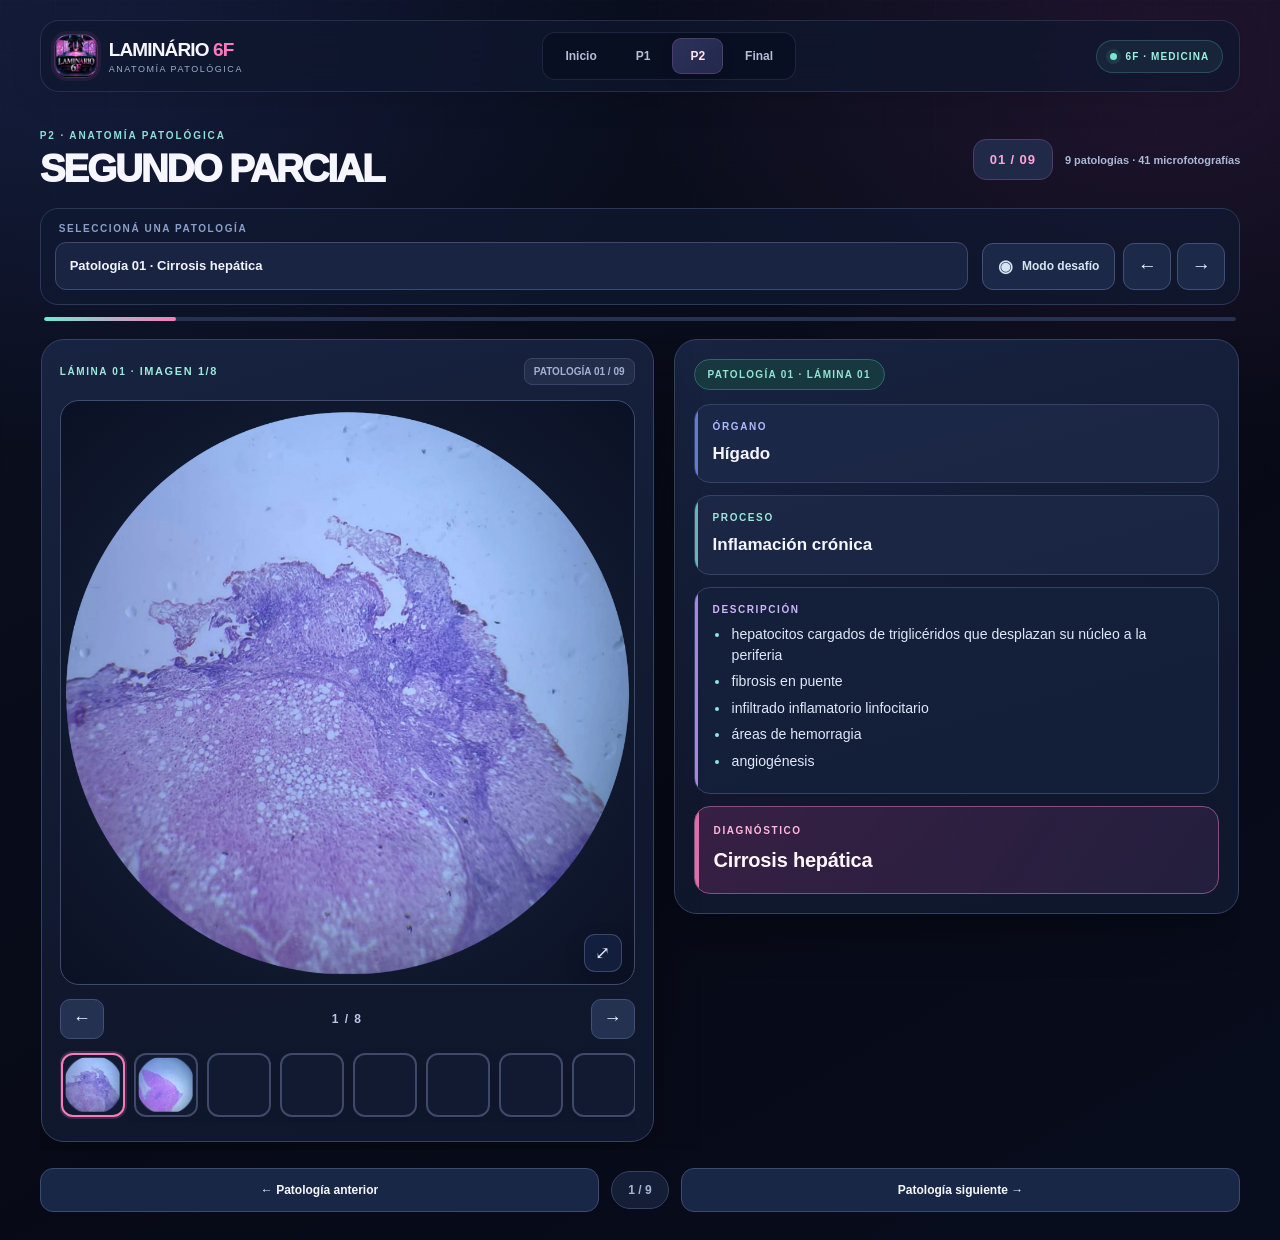
<file: p2.html>
<!DOCTYPE html>

<html lang="es"><head><title>Laminário 6F — P2</title><meta charset="utf-8"/><meta content="width=device-width,initial-scale=1,viewport-fit=cover" name="viewport"/>
<meta content="#0a1022" name="theme-color"/><meta content="yes" name="apple-mobile-web-app-capable"/><meta content="black-translucent" name="apple-mobile-web-app-status-bar-style"/><meta content="Laminário 6F" name="apple-mobile-web-app-title"/>
<link href="./assets/icons/apple-touch-icon.png" rel="apple-touch-icon" sizes="180x180"/><link href="./assets/icons/apple-touch-icon-152.png" rel="apple-touch-icon" sizes="152x152"/><link href="./assets/icons/favicon-32.png" rel="icon" sizes="32x32" type="image/png"/><link href="./manifest.webmanifest" rel="manifest"/><link href="./assets/style.css?v=p2-41-20261021" rel="stylesheet"/><style>
/* P2 únicamente: omite la pintura de las patologías inactivas. */
.slide.p2-inactive { visibility: hidden; }
/* La galería usa la miniatura original, sin modificar el archivo en el servidor. */
.case-image:not([src]), .thumb img:not([src]) { opacity: 0; }
/* Evita animaciones simultáneas mientras el iPad decodifica microfotografías grandes. */
.thumbstrip { scroll-behavior: auto; }
.photo-shell.p2-loading::after {
  content: "Cargando microfotografía…";
  position: absolute; left: 50%; top: 50%; transform: translate(-50%,-50%);
  padding: 9px 13px; color: #e0e7ff; background: rgba(9,15,33,.85);
  border: 1px solid #2b3559; border-radius: 10px; font: 600 12px/1.3 system-ui,sans-serif;
  pointer-events:none; white-space:nowrap;
}
</style><link href="./assets/chamorro-inspired.css?v=2" rel="stylesheet"/></head><body><div class="shell"><header class="topbar premium-topbar"><a aria-label="Laminário 6F - inicio" class="wordmark" href="./index.html"><img alt="" src="./assets/icons/icon-192.png"/><span><strong>LAMINÁRIO <em>6F</em></strong><span class="sub">Anatomía patológica</span></span></a><nav aria-label="Navegación principal" class="global-nav"><a href="./index.html">Inicio</a><a href="./p1.html">P1</a><a aria-current="page" class="active" href="./p2.html">P2</a><a href="./final.html">Final</a></nav><span class="micro-tag">6F · MEDICINA</span></header><div class="p2bar collection-head"><div class="collection-title-group"><div class="eyebrow">P2 · ANATOMÍA PATOLÓGICA</div><h1 class="slide-title">SEGUNDO PARCIAL</h1></div><div class="collection-header-side"><span class="counter" id="counter">01 / 09</span><span class="collection-total">9 patologías · 41 microfotografías</span></div></div>
<div class="toolbar premium-toolbar"><div class="select-area"><label for="caseSelect">SELECCIONÁ UNA PATOLOGÍA</label><select aria-label="Elegir patología" class="case-select" id="caseSelect"><option value="cirrosis">Patología 01 · Cirrosis hepática</option><option value="hepatocelular">Patología 02 · Carcinoma hepatocelular</option><option value="duodenitis">Patología 03 · Duodenitis crónica</option><option value="crohn">Patología 04 · Enfermedad de Crohn</option><option value="apendicitis">Patología 05 · Apendicitis aguda</option><option value="colon_mucina">Patología 06 · Adenocarcinoma de colon mucosecretante</option><option value="colon_no_mucina">Patología 07 · Adenocarcinoma de colon NO mucosecretante</option><option value="pancreatitis">Patología 08 · Pancreatitis crónica</option><option value="pancreas_adeno">Patología 09 · Adenocarcinoma de páncreas</option></select></div><div class="toolbar-actions"><button aria-pressed="false" class="study-toggle" id="studyToggle" title="Ocultar o mostrar el diagnóstico" type="button"><span aria-hidden="true" class="study-symbol">◉</span><span class="study-label">Modo desafío</span></button><div class="nav-mini"><button aria-label="Patología anterior" id="prevMini" type="button">←</button><button aria-label="Patología siguiente" id="nextMini" type="button">→</button></div></div></div><div aria-label="Progreso en la colección" aria-valuemin="0" aria-valuenow="1" class="case-progress" role="progressbar"><div class="case-progress-bar"></div></div>
<main aria-label="Patologías del parcial 02" class="deck" id="deck"><article class="slide" data-case="cirrosis" data-diagnosis="Cirrosis hepática" data-images='["./assets/laminas/p01_1.webp", "./assets/laminas/p01_2.webp", "./assets/laminas/p01_3.webp", "./assets/laminas/p01_4.webp", "./assets/laminas/p01_5.webp", "./assets/laminas/p01_6.webp", "./assets/laminas/p01_7.webp", "./assets/laminas/p01_8.webp"]' id="case-01">
<div class="panel photo-panel"><div class="photo-top"><strong>Lámina 01 · <span class="img-count">IMAGEN 1/8</span></strong><span>PATOLOGÍA 01 / 09</span></div>
<div class="photo-shell"><img alt="Microfotografía 1: Cirrosis hepática" class="case-image" data-src="./assets/laminas/p01_1.webp" decoding="async" loading="eager"/><button aria-label="Ampliar microfotografía" class="zoom-btn" type="button">⤢</button></div>
<div class="image-controls"><button aria-label="Imagen anterior" class="img-nav" data-img-prev="" type="button">←</button><div class="img-status">1 / 8</div><button aria-label="Imagen siguiente" class="img-nav" data-img-next="" type="button">→</button></div>
<nav aria-label="Imágenes de la patología" class="thumbstrip"><button aria-label="Imagen 1" class="thumb active" data-thumb-index="0" type="button"><img alt="" data-src="./assets/laminas/p01_1.webp" decoding="async" loading="lazy"/></button><button aria-label="Imagen 2" class="thumb" data-thumb-index="1" type="button"><img alt="" data-src="./assets/laminas/p01_2.webp" decoding="async" loading="lazy"/></button><button aria-label="Imagen 3" class="thumb" data-thumb-index="2" type="button"><img alt="" data-src="./assets/laminas/p01_3.webp" decoding="async" loading="lazy"/></button><button aria-label="Imagen 4" class="thumb" data-thumb-index="3" type="button"><img alt="" data-src="./assets/laminas/p01_4.webp" decoding="async" loading="lazy"/></button><button aria-label="Imagen 5" class="thumb" data-thumb-index="4" type="button"><img alt="" data-src="./assets/laminas/p01_5.webp" decoding="async" loading="lazy"/></button><button aria-label="Imagen 6" class="thumb" data-thumb-index="5" type="button"><img alt="" data-src="./assets/laminas/p01_6.webp" decoding="async" loading="lazy"/></button><button aria-label="Imagen 7" class="thumb" data-thumb-index="6" type="button"><img alt="" data-src="./assets/laminas/p01_7.webp" decoding="async" loading="lazy"/></button><button aria-label="Imagen 8" class="thumb" data-thumb-index="7" type="button"><img alt="" data-src="./assets/laminas/p01_8.webp" decoding="async" loading="lazy"/></button></nav></div>
<div class="panel data-panel"><div class="case-tag">PATOLOGÍA 01 · Lámina 01</div>
<section class="field"><h3>Órgano</h3><p>Hígado</p></section>
<section class="field"><h3>Proceso</h3><p>Inflamación crónica</p></section>
<section class="field"><h3>Descripción</h3><ul><li>hepatocitos cargados de triglicéridos que desplazan su núcleo a la periferia</li><li>fibrosis en puente</li><li>infiltrado inflamatorio linfocitario</li><li>áreas de hemorragia</li><li>angiogénesis</li></ul></section>
<section class="field diagnosis"><h3>Diagnóstico</h3><p>Cirrosis hepática</p></section></div></article><article class="slide" data-case="hepatocelular" data-diagnosis="Carcinoma hepatocelular" data-images='["./assets/laminas/p02_1.webp", "./assets/laminas/p02_2.webp", "./assets/laminas/p02_3.webp", "./assets/laminas/p02_4.webp", "./assets/laminas/p02_5.webp", "./assets/laminas/p02_6.webp", "./assets/laminas/p02_7.webp", "./assets/laminas/p02_8.webp"]' id="case-02">
<div class="panel photo-panel"><div class="photo-top"><strong>Lámina 02 · <span class="img-count">IMAGEN 1/8</span></strong><span>PATOLOGÍA 02 / 09</span></div>
<div class="photo-shell"><img alt="Microfotografía 1: Carcinoma hepatocelular" class="case-image" data-src="./assets/laminas/p02_1.webp" decoding="async" loading="eager"/><button aria-label="Ampliar microfotografía" class="zoom-btn" type="button">⤢</button></div>
<div class="image-controls"><button aria-label="Imagen anterior" class="img-nav" data-img-prev="" type="button">←</button><div class="img-status">1 / 8</div><button aria-label="Imagen siguiente" class="img-nav" data-img-next="" type="button">→</button></div>
<nav aria-label="Imágenes de la patología" class="thumbstrip"><button aria-label="Imagen 1" class="thumb active" data-thumb-index="0" type="button"><img alt="" data-src="./assets/laminas/p02_1.webp" decoding="async" loading="lazy"/></button><button aria-label="Imagen 2" class="thumb" data-thumb-index="1" type="button"><img alt="" data-src="./assets/laminas/p02_2.webp" decoding="async" loading="lazy"/></button><button aria-label="Imagen 3" class="thumb" data-thumb-index="2" type="button"><img alt="" data-src="./assets/laminas/p02_3.webp" decoding="async" loading="lazy"/></button><button aria-label="Imagen 4" class="thumb" data-thumb-index="3" type="button"><img alt="" data-src="./assets/laminas/p02_4.webp" decoding="async" loading="lazy"/></button><button aria-label="Imagen 5" class="thumb" data-thumb-index="4" type="button"><img alt="" data-src="./assets/laminas/p02_5.webp" decoding="async" loading="lazy"/></button><button aria-label="Imagen 6" class="thumb" data-thumb-index="5" type="button"><img alt="" data-src="./assets/laminas/p02_6.webp" decoding="async" loading="lazy"/></button><button aria-label="Imagen 7" class="thumb" data-thumb-index="6" type="button"><img alt="" data-src="./assets/laminas/p02_7.webp" decoding="async" loading="lazy"/></button><button aria-label="Imagen 8" class="thumb" data-thumb-index="7" type="button"><img alt="" data-src="./assets/laminas/p02_8.webp" decoding="async" loading="lazy"/></button></nav></div>
<div class="panel data-panel"><div class="case-tag">PATOLOGÍA 02 · Lámina 02</div>
<section class="field"><h3>Órgano</h3><p>Hígado</p></section>
<section class="field"><h3>Proceso</h3><p>Neoplasia maligna</p></section>
<section class="field"><h3>Descripción</h3><ul><li>arquitectura tumoral por proliferación de hepatocitos neoplásicos dispuestos en cordones formando patrones trabeculares</li><li>pseudoglándulas con contenido proteico</li><li>invasión vascular</li></ul></section>
<section class="field diagnosis"><h3>Diagnóstico</h3><p>Carcinoma hepatocelular</p></section></div></article><article class="slide" data-case="duodenitis" data-diagnosis="Duodenitis crónica" data-images='["./assets/laminas/p03_1.webp"]' id="case-03">
<div class="panel photo-panel"><div class="photo-top"><strong>Lámina 03 · <span class="img-count">IMAGEN 1/1</span></strong><span>PATOLOGÍA 03 / 09</span></div>
<div class="photo-shell"><img alt="Microfotografía 1: Duodenitis crónica" class="case-image" data-src="./assets/laminas/p03_1.webp" decoding="async" loading="eager"/><button aria-label="Ampliar microfotografía" class="zoom-btn" type="button">⤢</button></div>
<div class="image-controls"><button aria-label="Imagen anterior" class="img-nav" data-img-prev="" type="button">←</button><div class="img-status">1 / 1</div><button aria-label="Imagen siguiente" class="img-nav" data-img-next="" type="button">→</button></div>
<nav aria-label="Imágenes de la patología" class="thumbstrip"><button aria-label="Imagen 1" class="thumb active" data-thumb-index="0" type="button"><img alt="" data-src="./assets/laminas/p03_1.webp" decoding="async" loading="lazy"/></button></nav></div>
<div class="panel data-panel"><div class="case-tag">PATOLOGÍA 03 · Lámina 03</div>
<section class="field"><h3>Órgano</h3><p>Duodeno</p></section>
<section class="field"><h3>Proceso</h3><p>Inflamación crónica</p></section>
<section class="field"><h3>Descripción</h3><ul><li>vellosidades atrofiadas</li><li>erosión epitelial</li><li>infiltrado linfoplasmocitario</li><li>hiperplasia de las glándulas de Brunner</li></ul></section>
<section class="field diagnosis"><h3>Diagnóstico</h3><p>Duodenitis crónica</p></section></div></article><article class="slide" data-case="crohn" data-diagnosis="Enfermedad de Crohn" data-images='["./assets/laminas/p04_1.webp", "./assets/laminas/p04_2.webp"]' id="case-04">
<div class="panel photo-panel"><div class="photo-top"><strong>Lámina 04 · <span class="img-count">IMAGEN 1/2</span></strong><span>PATOLOGÍA 04 / 09</span></div>
<div class="photo-shell"><img alt="Microfotografía 1: Enfermedad de Crohn" class="case-image" data-src="./assets/laminas/p04_1.webp" decoding="async" loading="eager"/><button aria-label="Ampliar microfotografía" class="zoom-btn" type="button">⤢</button></div>
<div class="image-controls"><button aria-label="Imagen anterior" class="img-nav" data-img-prev="" type="button">←</button><div class="img-status">1 / 2</div><button aria-label="Imagen siguiente" class="img-nav" data-img-next="" type="button">→</button></div>
<nav aria-label="Imágenes de la patología" class="thumbstrip"><button aria-label="Imagen 1" class="thumb active" data-thumb-index="0" type="button"><img alt="" data-src="./assets/laminas/p04_1.webp" decoding="async" loading="lazy"/></button><button aria-label="Imagen 2" class="thumb" data-thumb-index="1" type="button"><img alt="" data-src="./assets/laminas/p04_2.webp" decoding="async" loading="lazy"/></button></nav></div>
<div class="panel data-panel"><div class="case-tag">PATOLOGÍA 04 · Lámina 04</div>
<section class="field"><h3>Órgano</h3><p>Íleon</p></section>
<section class="field"><h3>Proceso</h3><p>Inflamación crónica</p></section>
<section class="field"><h3>Descripción</h3><ul><li>irregularidades de las vellosidades</li><li>criptas distorcidas</li><li>hiperplasia de las células de Paneth</li><li>linfangiectasia</li><li>infiltrado linfocitario</li><li>lesiones y fisura transmural</li></ul></section>
<section class="field diagnosis"><h3>Diagnóstico</h3><p>Enfermedad de Crohn</p></section></div></article><article class="slide" data-case="apendicitis" data-diagnosis="Apendicitis aguda" data-images='["./assets/laminas/p05_1.webp", "./assets/laminas/p05_2.webp", "./assets/laminas/p05_3.webp"]' id="case-05">
<div class="panel photo-panel"><div class="photo-top"><strong>Lámina 05 · <span class="img-count">IMAGEN 1/3</span></strong><span>PATOLOGÍA 05 / 09</span></div>
<div class="photo-shell"><img alt="Microfotografía 1: Apendicitis aguda" class="case-image" data-src="./assets/laminas/p05_1.webp" decoding="async" loading="eager"/><button aria-label="Ampliar microfotografía" class="zoom-btn" type="button">⤢</button></div>
<div class="image-controls"><button aria-label="Imagen anterior" class="img-nav" data-img-prev="" type="button">←</button><div class="img-status">1 / 3</div><button aria-label="Imagen siguiente" class="img-nav" data-img-next="" type="button">→</button></div>
<nav aria-label="Imágenes de la patología" class="thumbstrip"><button aria-label="Imagen 1" class="thumb active" data-thumb-index="0" type="button"><img alt="" data-src="./assets/laminas/p05_1.webp" decoding="async" loading="lazy"/></button><button aria-label="Imagen 2" class="thumb" data-thumb-index="1" type="button"><img alt="" data-src="./assets/laminas/p05_2.webp" decoding="async" loading="lazy"/></button><button aria-label="Imagen 3" class="thumb" data-thumb-index="2" type="button"><img alt="" data-src="./assets/laminas/p05_3.webp" decoding="async" loading="lazy"/></button></nav></div>
<div class="panel data-panel"><div class="case-tag">PATOLOGÍA 05 · Lámina 05</div>
<section class="field"><h3>Órgano</h3><p>Apéndice vermiforme</p></section>
<section class="field"><h3>Proceso</h3><p>Inflamación aguda</p></section>
<section class="field"><h3>Descripción</h3><ul><li>hemorragia y restos necróticos en la luz</li><li>ulceración en la mucosa</li><li>nódulos linfoides en la submucosa</li><li>infiltrado neutrofílico en la capa muscular</li><li>edema y vasos hiperemiados en la serosa</li></ul></section>
<section class="field diagnosis"><h3>Diagnóstico</h3><p>Apendicitis aguda</p></section></div></article><article class="slide" data-case="colon_mucina" data-diagnosis="Adenocarcinoma de colon mucosecretante" data-images='["./assets/laminas/p06_1.webp", "./assets/laminas/p06_2.webp", "./assets/laminas/p06_3.webp", "./assets/laminas/p06_4.webp", "./assets/laminas/p06_5.webp"]' id="case-06">
<div class="panel photo-panel"><div class="photo-top"><strong>Lámina 06 · <span class="img-count">IMAGEN 1/5</span></strong><span>PATOLOGÍA 06 / 09</span></div>
<div class="photo-shell"><img alt="Microfotografía 1: Adenocarcinoma de colon mucosecretante" class="case-image" data-src="./assets/laminas/p06_1.webp" decoding="async" loading="eager"/><button aria-label="Ampliar microfotografía" class="zoom-btn" type="button">⤢</button></div>
<div class="image-controls"><button aria-label="Imagen anterior" class="img-nav" data-img-prev="" type="button">←</button><div class="img-status">1 / 5</div><button aria-label="Imagen siguiente" class="img-nav" data-img-next="" type="button">→</button></div>
<nav aria-label="Imágenes de la patología" class="thumbstrip"><button aria-label="Imagen 1" class="thumb active" data-thumb-index="0" type="button"><img alt="" data-src="./assets/laminas/p06_1.webp" decoding="async" loading="lazy"/></button><button aria-label="Imagen 2" class="thumb" data-thumb-index="1" type="button"><img alt="" data-src="./assets/laminas/p06_2.webp" decoding="async" loading="lazy"/></button><button aria-label="Imagen 3" class="thumb" data-thumb-index="2" type="button"><img alt="" data-src="./assets/laminas/p06_3.webp" decoding="async" loading="lazy"/></button><button aria-label="Imagen 4" class="thumb" data-thumb-index="3" type="button"><img alt="" data-src="./assets/laminas/p06_4.webp" decoding="async" loading="lazy"/></button><button aria-label="Imagen 5" class="thumb" data-thumb-index="4" type="button"><img alt="" data-src="./assets/laminas/p06_5.webp" decoding="async" loading="lazy"/></button></nav></div>
<div class="panel data-panel"><div class="case-tag">PATOLOGÍA 06 · Lámina 06</div>
<section class="field"><h3>Órgano</h3><p>Colon</p></section>
<section class="field"><h3>Proceso</h3><p>Neoplasia maligna</p></section>
<section class="field"><h3>Descripción</h3><ul><li>proliferación neoplásica maligna glandular</li><li>atipias</li><li>pleomorfismo</li><li>hipercromatismo</li><li>pérdida de polaridad basal</li><li>relación N/C 1:1</li><li>presencia de mucina intra y extraglandular</li></ul></section>
<section class="field diagnosis"><h3>Diagnóstico</h3><p>Adenocarcinoma de colon mucosecretante</p></section></div></article><article class="slide" data-case="colon_no_mucina" data-diagnosis="Adenocarcinoma de colon NO mucosecretante" data-images='["./assets/laminas/p07_1.webp", "./assets/laminas/p07_2.webp"]' id="case-07">
<div class="panel photo-panel"><div class="photo-top"><strong>Lámina 06 · <span class="img-count">IMAGEN 1/2</span></strong><span>PATOLOGÍA 07 / 09</span></div>
<div class="photo-shell"><img alt="Microfotografía 1: Adenocarcinoma de colon NO mucosecretante" class="case-image" data-src="./assets/laminas/p07_1.webp" decoding="async" loading="eager"/><button aria-label="Ampliar microfotografía" class="zoom-btn" type="button">⤢</button></div>
<div class="image-controls"><button aria-label="Imagen anterior" class="img-nav" data-img-prev="" type="button">←</button><div class="img-status">1 / 2</div><button aria-label="Imagen siguiente" class="img-nav" data-img-next="" type="button">→</button></div>
<nav aria-label="Imágenes de la patología" class="thumbstrip"><button aria-label="Imagen 1" class="thumb active" data-thumb-index="0" type="button"><img alt="" data-src="./assets/laminas/p07_1.webp" decoding="async" loading="lazy"/></button><button aria-label="Imagen 2" class="thumb" data-thumb-index="1" type="button"><img alt="" data-src="./assets/laminas/p07_2.webp" decoding="async" loading="lazy"/></button></nav></div>
<div class="panel data-panel"><div class="case-tag">PATOLOGÍA 07 · Lámina 06</div>
<section class="field"><h3>Órgano</h3><p>Colon</p></section>
<section class="field"><h3>Proceso</h3><p>Neoplasia maligna</p></section>
<section class="field"><h3>Descripción</h3><ul><li>proliferación neoplásica maligna glandular</li><li>atipias</li><li>pleomorfismo</li><li>hipercromatismo</li><li>pérdida de polaridad basal</li><li>relación N/C 1:1</li><li>necrosis</li></ul></section>
<section class="field diagnosis"><h3>Diagnóstico</h3><p>Adenocarcinoma de colon NO mucosecretante</p></section></div></article><article class="slide" data-case="pancreatitis" data-diagnosis="Pancreatitis crónica" data-images='["./assets/laminas/p08_1.webp", "./assets/laminas/p08_2.webp", "./assets/laminas/p08_3.webp", "./assets/laminas/p08_4.webp", "./assets/laminas/p08_5.webp", "./assets/laminas/p08_6.webp", "./assets/laminas/p08_7.webp", "./assets/laminas/p08_8.webp"]' id="case-08">
<div class="panel photo-panel"><div class="photo-top"><strong>Lámina 07 · <span class="img-count">IMAGEN 1/8</span></strong><span>PATOLOGÍA 08 / 09</span></div>
<div class="photo-shell"><img alt="Microfotografía 1: Pancreatitis crónica" class="case-image" data-src="./assets/laminas/p08_1.webp" decoding="async" loading="eager"/><button aria-label="Ampliar microfotografía" class="zoom-btn" type="button">⤢</button></div>
<div class="image-controls"><button aria-label="Imagen anterior" class="img-nav" data-img-prev="" type="button">←</button><div class="img-status">1 / 8</div><button aria-label="Imagen siguiente" class="img-nav" data-img-next="" type="button">→</button></div>
<nav aria-label="Imágenes de la patología" class="thumbstrip"><button aria-label="Imagen 1" class="thumb active" data-thumb-index="0" type="button"><img alt="" data-src="./assets/laminas/p08_1.webp" decoding="async" loading="lazy"/></button><button aria-label="Imagen 2" class="thumb" data-thumb-index="1" type="button"><img alt="" data-src="./assets/laminas/p08_2.webp" decoding="async" loading="lazy"/></button><button aria-label="Imagen 3" class="thumb" data-thumb-index="2" type="button"><img alt="" data-src="./assets/laminas/p08_3.webp" decoding="async" loading="lazy"/></button><button aria-label="Imagen 4" class="thumb" data-thumb-index="3" type="button"><img alt="" data-src="./assets/laminas/p08_4.webp" decoding="async" loading="lazy"/></button><button aria-label="Imagen 5" class="thumb" data-thumb-index="4" type="button"><img alt="" data-src="./assets/laminas/p08_5.webp" decoding="async" loading="lazy"/></button><button aria-label="Imagen 6" class="thumb" data-thumb-index="5" type="button"><img alt="" data-src="./assets/laminas/p08_6.webp" decoding="async" loading="lazy"/></button><button aria-label="Imagen 7" class="thumb" data-thumb-index="6" type="button"><img alt="" data-src="./assets/laminas/p08_7.webp" decoding="async" loading="lazy"/></button><button aria-label="Imagen 8" class="thumb" data-thumb-index="7" type="button"><img alt="" data-src="./assets/laminas/p08_8.webp" decoding="async" loading="lazy"/></button></nav></div>
<div class="panel data-panel"><div class="case-tag">PATOLOGÍA 08 · Lámina 07</div>
<section class="field"><h3>Órgano</h3><p>Páncreas</p></section>
<section class="field"><h3>Proceso</h3><p>Inflamación crónica</p></section>
<section class="field"><h3>Descripción</h3><ul><li>atrofia de los acinos pancreáticos</li><li>hipertrofia de los islotes de Langerhans</li><li>hiperplasia de los conductos pancreáticos</li><li>infiltrado linfocitario</li><li>área de fibrosis</li><li>angiogénesis</li></ul></section>
<section class="field diagnosis"><h3>Diagnóstico</h3><p>Pancreatitis crónica</p></section></div></article><article class="slide" data-case="pancreas_adeno" data-diagnosis="Adenocarcinoma de páncreas" data-images='["./assets/laminas/p09_1.webp", "./assets/laminas/p09_2.webp", "./assets/laminas/p09_3.webp", "./assets/laminas/p09_4.webp"]' id="case-09">
<div class="panel photo-panel"><div class="photo-top"><strong>Lámina 07 · <span class="img-count">IMAGEN 1/4</span></strong><span>PATOLOGÍA 09 / 09</span></div>
<div class="photo-shell"><img alt="Microfotografía 1: Adenocarcinoma de páncreas" class="case-image" data-src="./assets/laminas/p09_1.webp" decoding="async" loading="eager"/><button aria-label="Ampliar microfotografía" class="zoom-btn" type="button">⤢</button></div>
<div class="image-controls"><button aria-label="Imagen anterior" class="img-nav" data-img-prev="" type="button">←</button><div class="img-status">1 / 4</div><button aria-label="Imagen siguiente" class="img-nav" data-img-next="" type="button">→</button></div>
<nav aria-label="Imágenes de la patología" class="thumbstrip"><button aria-label="Imagen 1" class="thumb active" data-thumb-index="0" type="button"><img alt="" data-src="./assets/laminas/p09_1.webp" decoding="async" loading="lazy"/></button><button aria-label="Imagen 2" class="thumb" data-thumb-index="1" type="button"><img alt="" data-src="./assets/laminas/p09_2.webp" decoding="async" loading="lazy"/></button><button aria-label="Imagen 3" class="thumb" data-thumb-index="2" type="button"><img alt="" data-src="./assets/laminas/p09_3.webp" decoding="async" loading="lazy"/></button><button aria-label="Imagen 4" class="thumb" data-thumb-index="3" type="button"><img alt="" data-src="./assets/laminas/p09_4.webp" decoding="async" loading="lazy"/></button></nav></div>
<div class="panel data-panel"><div class="case-tag">PATOLOGÍA 09 · Lámina 07</div>
<section class="field"><h3>Órgano</h3><p>Páncreas</p></section>
<section class="field"><h3>Proceso</h3><p>Neoplasia maligna</p></section>
<section class="field"><h3>Descripción</h3><ul><li>proliferación neoplásica maligna con glándulas irregulares con atipias</li><li>pleomorfismo</li><li>hipercromatismo</li><li>pérdida de polaridad basal</li><li>relación N/C de 1:1</li><li>mitosis</li><li>desmoplasia</li></ul></section>
<section class="field diagnosis"><h3>Diagnóstico</h3><p>Adenocarcinoma de páncreas</p></section></div></article></main>
<div class="bottom-pager"><button id="pagerPrev" type="button">← Patología anterior</button><span class="progress" id="pagerCounter">1 / 9</span><button id="pagerNext" type="button">Patología siguiente →</button></div>
</div><div aria-hidden="true" class="lightbox" id="lightbox"><button aria-label="Cerrar" class="lightbox-close" type="button">×</button><img alt="" id="fullImage"/></div><script>(()=>{
'use strict';
const deck = document.getElementById('deck');
if(!deck) return;
const slides = [...deck.querySelectorAll('.slide')];
const counter = document.getElementById('counter');
const caseSelect = document.getElementById('caseSelect');
const miniPrev = document.getElementById('prevMini');
const miniNext = document.getElementById('nextMini');
const pagerPrev = document.getElementById('pagerPrev');
const pagerNext = document.getElementById('pagerNext');
const pagerCounter = document.getElementById('pagerCounter');
const fullscreen = document.getElementById('lightbox');
const fullImage = document.getElementById('fullImage');

let current = -1;
let lastImageSwipe = 0;
let touchStart = null;

function refreshThumbs(slide) {
  if(!slide._active) return;
  const strip = slide._strip;
  const viewport = strip.getBoundingClientRect();
  // Sólo las miniaturas visibles y sus vecinas (hasta 60 px) tienen src.
  const margin = 60;
  for (const thumb of slide._thumbs) {
    const img = thumb.querySelector('img');
    const box = thumb.getBoundingClientRect();
    const visible = box.right >= viewport.left - margin && box.left <= viewport.right + margin;
    const path = img.dataset.src;
    if(visible) {
      if(path && img.getAttribute('src') !== path) img.src = path;
    } else if(img.hasAttribute('src')) {
      img.removeAttribute('src');
    }
  }
}
function queueThumbRefresh(slide, delay=0) {
  clearTimeout(slide._thumbTimer);
  slide._thumbTimer = setTimeout(() => {
    if(!slide._active) return;
    refreshThumbs(slide);
  }, delay);
}
function releaseSlide(slide) {
  clearTimeout(slide._thumbTimer);
  if(slide._thumbFrame) cancelAnimationFrame(slide._thumbFrame);
  slide._active = false;
  // Removing src drops the live DOM reference to full-resolution bitmaps.
  // The browser manages when the decoded bitmap is actually evicted.
  slide._main.removeAttribute('src');
  slide._main.closest('.photo-shell')?.classList.remove('p2-loading');
  for(const thumb of slide._thumbs) thumb.querySelector('img').removeAttribute('src');
  slide.classList.add('p2-inactive');
}
function mountSlide(slide) {
  slide._active = true;
  slide.classList.remove('p2-inactive');
  const path=slide._images[slide._imageIndex];
  const main=slide._main;
  main.loading='eager';
  main.decoding='async';
  main.fetchPriority='high';
  if(path && main.getAttribute('src') !== path) {
    slide._imageRequest=(slide._imageRequest||0)+1;
    const token=slide._imageRequest;
    slide._main.closest('.photo-shell')?.classList.add('p2-loading');
    main.src=path;
    // decode() resolves asynchronously; avoid loading all other cards.
    Promise.resolve(typeof main.decode==='function' ? main.decode() : null).catch(()=>{}).finally(()=>{
      if(slide._active && slide._imageRequest===token) {
        slide._main.closest('.photo-shell')?.classList.remove('p2-loading');
      }
    });
  }
  // Paint data panel immediately; defer thumbnail image decode until the
  // main image has had a chance to load and the card becomes visible.
  queueThumbRefresh(slide, 170);
}
function renderImage(slide, index) {
  const images=slide._images;
  if(!images.length) return;
  index=(index+images.length)%images.length;
  slide._imageIndex=index;
  const path=images[index];
  const main=slide._main;
  main.alt=`Microfotografía ${index+1}: ${slide.dataset.diagnosis||''}`;
  slide._count.textContent=`IMAGEN ${index+1}/${images.length}`;
  slide._status.textContent=`${index+1} / ${images.length}`;
  slide._thumbs.forEach((thumb,i)=>thumb.classList.toggle('active',i===index));
  if(slide._zoom) {
    slide._zoom.dataset.zoom=path;
    slide._zoom.dataset.alt=slide.dataset.diagnosis||'';
  }
  if(!slide._active) return;
  if(main.getAttribute('src')!==path) {
    slide._imageRequest=(slide._imageRequest||0)+1;
    const token=slide._imageRequest;
    slide._main.closest('.photo-shell')?.classList.add('p2-loading');
    main.src=path;
    Promise.resolve(typeof main.decode==='function' ? main.decode() : null).catch(()=>{}).finally(()=>{
      if(slide._active && slide._imageRequest===token) {
        slide._main.closest('.photo-shell')?.classList.remove('p2-loading');
      }
    });
  }
  // The thumbnail strip scrolls on its own; it never moves the card.
  const selected=slide._thumbs[index];
  if(selected){
    const strip=slide._strip;
    const rect=selected.getBoundingClientRect();
    const view=strip.getBoundingClientRect();
    if(rect.left<view.left+3 || rect.right>view.right-3){
      const left=selected.offsetLeft-strip.offsetLeft;
      strip.scrollTo({left:Math.max(0,left-(strip.clientWidth-selected.offsetWidth)/2),behavior:'auto'});
    }
  }
  queueThumbRefresh(slide, 70);
}
function showZoom(slide) {
  if(!slide._active || !fullscreen || !fullImage) return;
  if(Date.now()-lastImageSwipe<420) return;
  const url=slide._images[slide._imageIndex];
  fullImage.src=url;
  fullImage.alt=slide.dataset.diagnosis||'';
  fullscreen.classList.add('open');
  document.body.style.overflow='hidden';
}
slides.forEach(slide => {
  slide._images=JSON.parse(slide.dataset.images||'[]');
  slide._imageIndex=0;
  slide._active=false;
  slide._main=slide.querySelector('.case-image');
  slide._strip=slide.querySelector('.thumbstrip');
  slide._count=slide.querySelector('.img-count');
  slide._status=slide.querySelector('.img-status');
  slide._zoom=slide.querySelector('.zoom-btn');
  slide._thumbs=[...slide.querySelectorAll('[data-thumb-index]')];
  slide.classList.add('p2-inactive');
  // Metadata only; no image is loaded during initialization.
  slide._thumbs.forEach((thumb, i)=>{
    const image=thumb.querySelector('img');
    image.loading='lazy'; image.decoding='async';
    if(!image.dataset.src) image.dataset.src=slide._images[i]||'';
    image.removeAttribute('src');
    thumb.addEventListener('click',e=>{
      e.preventDefault(); e.stopPropagation(); renderImage(slide,i);
    });
  });
  slide._main.removeAttribute('src');
  slide._main.loading='lazy';
  slide._renderImage=i=>renderImage(slide,i);
  slide.querySelector('[data-img-prev]')?.addEventListener('click',e=>{
    e.preventDefault();e.stopPropagation();renderImage(slide,slide._imageIndex-1);
  });
  slide.querySelector('[data-img-next]')?.addEventListener('click',e=>{
    e.preventDefault();e.stopPropagation();renderImage(slide,slide._imageIndex+1);
  });
  slide._main.addEventListener('click',()=>showZoom(slide));
  slide._zoom?.addEventListener('click',e=>{
    e.preventDefault();e.stopPropagation();showZoom(slide);
  });
  slide._strip.addEventListener('scroll',()=>{
    if(!slide._active)return;
    if(slide._thumbFrame) cancelAnimationFrame(slide._thumbFrame);
    slide._thumbFrame=requestAnimationFrame(()=>refreshThumbs(slide));
  },{passive:true});
});

function sync(n) {
  const s=slides[n];
  counter.textContent=String(n+1).padStart(2,'0')+' / '+String(slides.length).padStart(2,'0');
  pagerCounter.textContent=(n+1)+' / '+slides.length;
  caseSelect.value=s.dataset.case;
  if(location.hash!=='#'+s.id) history.replaceState(null,'','#'+s.id);
}
function go(n, smooth=true) {
  n=(n+slides.length)%slides.length;
  if(current===n)return;
  const old=slides[current];
  const slide=slides[n];
  // Omit large card transitions while the image is being decoded.
  // Moving the deck instantly avoids rendering a 4K photo on every
  // animation frame. The image itself remains full original resolution.
  if(old) releaseSlide(old);
  for(const other of slides) if(other!==slide && other!==old && other._active) releaseSlide(other);
  current=n;
  deck.scrollTo({left:slide.offsetLeft-deck.offsetLeft,behavior:'auto'});
  sync(n);
  mountSlide(slide);
}

// Swipe within a pathology switches only the selected microphotograph.
deck.addEventListener('touchstart',e=>{
  if(e.touches.length!==1){touchStart=null;return;}
  if(e.target.closest('.thumbstrip,button,select,a')){touchStart=null;return;}
  const slide=e.target.closest('.slide');
  if(!slide || !slide._active){touchStart=null;return;}
  touchStart={x:e.touches[0].clientX,y:e.touches[0].clientY,slide};
},{passive:true});
deck.addEventListener('touchend',e=>{
  if(!touchStart||!e.changedTouches.length)return;
  const start=touchStart;touchStart=null;
  const dx=e.changedTouches[0].clientX-start.x;
  const dy=e.changedTouches[0].clientY-start.y;
  if(Math.abs(dx)<42||Math.abs(dx)<Math.abs(dy)*1.35)return;
  if(start.slide._images.length<2)return;
  lastImageSwipe=Date.now();
  start.slide._renderImage(start.slide._imageIndex+(dx<0?1:-1));
},{passive:true});
deck.addEventListener('touchcancel',()=>{touchStart=null;},{passive:true});

for(const button of [miniPrev,pagerPrev]) button?.addEventListener('click',()=>go(current-1));
for(const button of [miniNext,pagerNext]) button?.addEventListener('click',()=>go(current+1));
caseSelect?.addEventListener('change',()=>{
  const n=slides.findIndex(slide=>slide.dataset.case===caseSelect.value);
  if(n>=0)go(n,false);
});
function closeZoom(){
  fullscreen?.classList.remove('open');
  document.body.style.overflow='';
  if(fullImage) fullImage.removeAttribute('src');
}
fullscreen?.addEventListener('click',e=>{
  if(e.target===fullscreen || e.target.closest('.lightbox-close'))closeZoom();
});
document.addEventListener('keydown',e=>{
  if(fullscreen?.classList.contains('open')){if(e.key==='Escape')closeZoom();return;}
  if(e.target.closest('input,select,textarea'))return;
  const slide=slides[current];
  if(e.key==='ArrowRight'&&slide._images.length>1)slide._renderImage(slide._imageIndex+1);
  if(e.key==='ArrowLeft'&&slide._images.length>1)slide._renderImage(slide._imageIndex-1);
});
window.addEventListener('hashchange',()=>{
  const n=slides.findIndex(s=>'#'+s.id===location.hash);
  if(n>=0&&n!==current)go(n,false);
});
window.addEventListener('pageshow',()=>{
  if(current>=0 && !slides[current]._active)mountSlide(slides[current]);
});
const initial=slides.findIndex(s=>'#'+s.id===location.hash);
requestAnimationFrame(()=>go(initial<0?0:initial,false));
})();
</script><script defer="True" src="./assets/ui-experience.js?v=2"></script></body></html>
</file>
<file: assets/style.css>
:root{color-scheme:dark;--bg:#070a15;--base:#0c1228;--surface:#111a36;--surface2:#121e43;--stroke:#2b3559;--text:#f4f5ff;--muted:#a9b5d6;--pink:#fa77b8;--pink2:#ef5bac;--mint:#8dfadd;--gold:#ffc683;--radius:22px}
*{box-sizing:border-box}html{scroll-behavior:smooth}body{margin:0;min-width:320px;max-width:100%;overflow-x:hidden;background:radial-gradient(ellipse 85% 50% at 5% 0%,#1c2047 0%,transparent 74%),linear-gradient(165deg,#090f21,#050811 82%);font-family:Inter,ui-sans-serif,-apple-system,BlinkMacSystemFont,'Segoe UI',Roboto,Arial,sans-serif;color:var(--text);-webkit-font-smoothing:antialiased}
a{color:inherit;text-decoration:none}button,select{font:inherit}button,a,select{-webkit-tap-highlight-color:transparent}button{cursor:pointer}button:focus-visible,a:focus-visible,select:focus-visible{outline:3px solid var(--mint);outline-offset:3px}
.shell{max-width:1280px;margin:0 auto;padding:clamp(15px,2.5vw,30px);padding-bottom:max(25px,env(safe-area-inset-bottom))}
.topbar{display:flex;align-items:center;justify-content:space-between;gap:14px;min-height:58px;margin-bottom:clamp(16px,2.4vw,28px)}
.wordmark{display:inline-flex;align-items:center;gap:12px;min-width:0}.wordmark img{width:46px;height:46px;object-fit:cover;border-radius:14px;border:1px solid #4d3670;box-shadow:0 5px 23px #fc66bc25}.wordmark strong{font-size:clamp(16px,2.5vw,24px);font-weight:900;letter-spacing:-.035em;white-space:nowrap}.wordmark strong em{font-style:normal;color:var(--pink)}.wordmark .sub{font-size:10px;text-transform:uppercase;letter-spacing:.16em;color:var(--muted);display:block;margin-top:3px}
.micro-tag{padding:9px 13px;border:1px solid #463658;background:#231c3c;border-radius:99px;font-size:11px;font-weight:900;color:#ffb4d8;letter-spacing:.08em;white-space:nowrap}
.home{min-height:min(780px,92svh);display:grid;place-items:center;gap:22px;grid-template-columns:1fr 1fr}.home-hero{width:100%;max-width:500px;align-self:center;justify-self:center;position:relative}.home-hero img{width:100%;height:auto;max-height:min(55svh,515px);object-fit:contain;display:block;border-radius:25%;filter:drop-shadow(0 24px 50px #ee409a1c)}.home-copy{align-self:center}.eyebrow{font-size:11px;font-weight:900;color:var(--mint);letter-spacing:.19em;text-transform:uppercase}.home h1{font-size:clamp(36px,6vw,78px);letter-spacing:-.065em;line-height:1.01;margin:12px 0 18px}.home h1 span{color:var(--pink)}.home .caption{font-size:clamp(14px,1.8vw,17px);color:var(--muted);margin:0 0 27px;line-height:1.5}.choice-grid{display:grid;grid-template-columns:repeat(2,minmax(0,1fr));gap:12px}.choice{min-width:0;display:flex;flex-direction:column;gap:18px;justify-content:space-between;text-align:left;border:1px solid #303c69;background:linear-gradient(145deg,#162448,#11172c);border-radius:21px;padding:clamp(16px,2vw,23px);min-height:204px;transition:transform .2s,border-color .2s,background .2s;box-shadow:0 16px 30px #0003}.choice:hover{transform:translateY(-3px);border-color:var(--pink)}.choice .heading{display:flex;align-items:center;justify-content:space-between;gap:8px}.choice .number{font-size:clamp(32px,4vw,48px);font-weight:950;line-height:1;letter-spacing:-.06em}.choice .arrow{font-size:22px;color:var(--pink)}.choice .c-title{font-size:15px;font-weight:850}.choice .c-desc{font-size:12px;color:var(--muted);margin-top:6px;line-height:1.45}.choice.coming{background:linear-gradient(145deg,#171e36,#101727);border-color:#273148}.choice.coming .number{color:#8390b9}.choice.coming .arrow{color:#7281a6}
.coming-section{max-width:800px;min-height:62svh;display:grid;place-items:center;text-align:center;margin:auto}.coming-section .inner{background:linear-gradient(180deg,#111b3c,#0b1027);border:1px solid #2a3968;border-radius:28px;padding:clamp(25px,5vw,65px);width:100%}.coming-section h1{font-size:clamp(40px,8vw,92px);letter-spacing:-.055em;margin:4px 0}.coming-section p{color:var(--muted);font-size:clamp(14px,2vw,18px)}.primary-link{display:inline-flex;justify-content:center;align-items:center;border-radius:13px;padding:12px 18px;background:#283b78;border:1px solid #3c5292;font-weight:800;margin-top:22px}
.p2bar{display:grid;grid-template-columns:auto minmax(0,1fr) auto;gap:14px;align-items:center;margin:0 0 16px}.back{display:inline-flex;align-items:center;gap:8px;color:#d8dff6;background:#1b2547;border:1px solid #3c4b77;border-radius:12px;font-weight:700;font-size:13px;padding:12px 14px;white-space:nowrap}.slide-title{font-size:clamp(16px,2.5vw,23px);font-weight:900;text-align:center;line-height:1.1;margin:0}.counter{color:var(--pink);font-size:13px;letter-spacing:.07em;font-variant-numeric:tabular-nums;font-weight:900;white-space:nowrap}
.toolbar{display:flex;align-items:center;gap:10px;justify-content:space-between;margin-bottom:12px;flex-wrap:wrap}.case-select{min-width:0;max-width:100%;background:#111a34;color:var(--text);border:1px solid #394671;border-radius:13px;min-height:43px;padding:9px 35px 9px 14px;appearance:none;cursor:pointer;font-size:13px;font-weight:750}.nav-mini{display:inline-flex;gap:8px}.nav-mini button{background:#1d2c59;color:var(--text);border:1px solid #354a84;border-radius:12px;font-weight:800;font-size:19px;width:44px;height:43px}.nav-mini button:hover{border-color:#ed8fc5}
/* Scroll snap itself is the swipe engine, even without JavaScript. */
.deck{display:flex;gap:0;width:100%;overflow-x:hidden;overflow-y:hidden;scroll-snap-type:none;overscroll-behavior-x:contain;scrollbar-width:none;border-radius:var(--radius);touch-action:pan-y}.deck::-webkit-scrollbar{display:none}.slide{scroll-snap-align:none;scroll-snap-stop:normal;flex:0 0 100%;min-width:0;width:100%;padding:0 1px 5px;display:grid;grid-template-columns:minmax(0,1.05fr) minmax(0,.95fr);gap:clamp(10px,1.6vw,20px);align-items:start}
.panel{min-width:0;background:linear-gradient(155deg,#121d3e,#0b1023);border:1px solid #2a3968;box-shadow:0 15px 40px #0004;border-radius:var(--radius);padding:clamp(10px,1.5vw,17px)}
.photo-top{display:flex;align-items:center;justify-content:space-between;gap:8px;margin:0 0 12px;color:#b4bee2}.photo-top strong{font-size:11px;font-weight:900;letter-spacing:.12em;color:var(--mint);text-transform:uppercase}.photo-top span{font-size:11px;font-variant-numeric:tabular-nums;font-weight:800;white-space:nowrap}
.photo-shell{background:#000;border:1px solid #34466a;border-radius:17px;width:100%;height:clamp(280px,54svh,630px);overflow:hidden;display:flex;align-items:center;justify-content:center;position:relative}
.photo-shell img{width:100%;height:100%;object-fit:contain;display:block;clip-path:inset(3px round 5px);user-select:none;-webkit-user-drag:none}
.zoom-btn{position:absolute;right:10px;bottom:10px;width:38px;height:38px;background:#182342cc;color:var(--text);border:1px solid #56618a99;border-radius:12px;font-size:18px;backdrop-filter:blur(8px)}
.image-controls{display:grid;grid-template-columns:44px 1fr 44px;gap:10px;align-items:center;margin-top:10px}.img-nav{height:40px;border-radius:12px;border:1px solid #354a84;background:#1d2c59;color:var(--text);font-weight:900;font-size:18px}.img-status{text-align:center;color:#b4bee2;font-size:12px;font-weight:850;font-variant-numeric:tabular-nums}.thumbstrip{display:flex;gap:9px;overflow-x:auto;padding:12px 0 3px;scrollbar-width:thin;scrollbar-color:#343f66 transparent}.thumb{flex:0 0 68px;height:68px;overflow:hidden;border-radius:11px;border:2px solid #2b3558;display:block;background:#000}.thumb.active{border-color:var(--pink);box-shadow:0 0 0 1px #fc7cbb50}.thumb img{width:100%;height:100%;display:block;object-fit:contain;clip-path:inset(3px round 4px)}
.data-panel{display:flex;flex-direction:column;gap:10px}.case-tag{font-size:11px;text-transform:uppercase;letter-spacing:.15em;color:#b6bee3;font-weight:900;padding:0 2px 2px}.field{border:1px solid #2e3c68;background:#121e40;border-radius:15px;padding:clamp(12px,1.4vw,17px)}.field h3{margin:0 0 7px;color:var(--mint);font-size:11px;letter-spacing:.13em;text-transform:uppercase;font-weight:900}.field p{margin:0;font-size:clamp(14px,1.4vw,17px);line-height:1.45;font-weight:650}.field ul{padding-left:18px;margin:0}.field li{line-height:1.46;font-size:clamp(13px,1.25vw,15px);padding-left:2px;margin:3px 0}.field li::marker{color:var(--pink)}.diagnosis{border-color:#754176;background:linear-gradient(130deg,#251835,#191831)}.diagnosis h3{color:#ff9bd1}.diagnosis p{font-weight:850;font-size:clamp(15px,1.75vw,20px)}
.bottom-pager{display:flex;align-items:center;justify-content:space-between;gap:12px;padding:13px 0}.bottom-pager button{flex:1;border-radius:13px;border:1px solid #37518b;background:#1b2d5d;color:var(--text);font-size:14px;font-weight:800;padding:13px 10px}.bottom-pager .progress{color:var(--muted);font-size:12px;white-space:nowrap;font-weight:750}
.lightbox{display:none;position:fixed;inset:0;background:#040712f2;z-index:100;align-items:center;justify-content:center;padding:65px 10px max(10px,env(safe-area-inset-bottom))}.lightbox.open{display:flex}.lightbox img{max-width:98%;max-height:95%;object-fit:contain;background:#000;border-radius:12px}.lightbox-close{position:absolute;right:clamp(15px,4vw,40px);top:clamp(13px,4vw,30px);font-size:28px;color:#fff;border:1px solid #7180a0;border-radius:50%;background:#172043;width:43px;height:43px}
@media (min-width:1020px){.slide{grid-template-columns:minmax(0,1.05fr) minmax(0,.95fr)}.photo-shell{height:min(64svh,610px)}.data-panel{gap:10px}.field{padding:13px 15px}.field li{margin:2px 0}}
@media (min-width:700px) and (max-width:1019px){.photo-shell{height:clamp(350px,50svh,600px)}.field{padding:12px}.field li{font-size:13.5px}}
@media(max-width:699px){.shell{padding:12px 10px max(16px,env(safe-area-inset-bottom))}.topbar{min-height:49px;margin-bottom:12px}.wordmark{gap:9px}.wordmark img{width:39px;height:39px;border-radius:11px}.wordmark strong{font-size:18px}.wordmark .sub{font-size:9px}.micro-tag{padding:8px 11px;font-size:10px}.home{display:flex;flex-direction:column;min-height:auto;gap:8px;padding:12px 0 25px}.home-hero{max-width:min(46svh,285px)}.home-hero img{max-height:clamp(155px,28svh,270px)}.home-copy{width:100%;text-align:center}.home h1{font-size:clamp(36px,9vw,55px);margin:8px 0}.home .caption{margin-bottom:17px}.choice-grid{text-align:left}.choice{min-height:174px;padding:14px;gap:18px}.choice .number{font-size:33px}.choice .c-title{font-size:14px}.choice .c-desc{font-size:11px}.p2bar{gap:8px;grid-template-columns:auto minmax(0,1fr) auto;margin-bottom:10px}.back{padding:10px 11px;font-size:12px}.slide-title{font-size:15px}.counter{font-size:12px}.case-select{flex:1;min-width:0;max-width:calc(100% - 112px)}.toolbar{flex-wrap:nowrap;gap:7px}.slide{display:flex;flex-direction:column;gap:11px}.slide>.panel{width:100%;border-radius:19px}.photo-panel{padding:10px}.photo-top{margin-bottom:8px}.photo-shell{height:clamp(240px,40svh,400px);border-radius:13px}.thumbstrip{gap:7px;padding-top:9px}.thumb{height:53px;flex-basis:53px}.data-panel{padding:10px;gap:8px}.case-tag{padding:0 3px}.field{padding:10px 12px;border-radius:13px}.field h3{font-size:10.5px;margin-bottom:4px}.field p{font-size:14.5px}.field li{font-size:13px;line-height:1.33;margin:2px 0}.diagnosis p{font-size:15px}.bottom-pager button{font-size:13px;padding:12px 8px}.bottom-pager{gap:8px}}
@media(max-width:370px){.micro-tag{display:none}.choice-grid{gap:9px}.choice{min-height:165px}.home-hero{max-width:225px}.p2bar .slide-title{font-size:13px}.field li{font-size:12px}}
@media (prefers-reduced-motion:reduce){*{scroll-behavior:auto!important;animation:none!important;transition:none!important}}

/* P2: las patologías son fijas; solo las microfotografías responden al gesto lateral. */
.photo-shell{touch-action:pan-y}
.case-image{transition:opacity 120ms ease-out}
.img-nav:disabled{opacity:.4;cursor:default}
</file>
<file: assets/chamorro-inspired.css>
/* Laminário 6F · Interface 2.0
   Medical learning dashboard, optimized for mobile + iPad + desktop.
   Non-destructive visual layer over the atlas's existing controls. */
:root{
 --bg:#080b16;--base:#0c1226;--surface:#121932;--surface2:#151e3c;
 --stroke:#303c60;--text:#f6f6ff;--muted:#aab3cf;
 --pink:#fb79bc;--pink2:#f259aa;--mint:#71e9d4;--gold:#ffce8e;
 --rose-shade:rgba(250,112,183,.17);--teal-shade:rgba(99,226,209,.13);
 --radius:24px;
}
html{scroll-behavior:smooth}
body{
 background:
  radial-gradient(ellipse 55% 40% at 92% 5%,rgba(180,71,167,.14),transparent 77%),
  radial-gradient(ellipse 57% 40% at 7% 5%,rgba(62,83,178,.19),transparent 78%),
  linear-gradient(150deg,#0b1021 0%,#070a16 62%,#080d1e 100%);
 min-height:100svh; color:var(--text); font-feature-settings:"ss01" on;
}
body::before{
 content:"";position:fixed;inset:0;z-index:-1;pointer-events:none;opacity:.13;
 background-image:linear-gradient(to right,rgba(178,187,233,.12) 1px,transparent 1px),linear-gradient(to bottom,rgba(178,187,233,.12) 1px,transparent 1px);
 background-size:55px 55px; mask-image:linear-gradient(to bottom,#000,transparent 70%);
}
.shell{max-width:1430px;padding:20px clamp(16px,3.1vw,46px) max(28px,env(safe-area-inset-bottom))}
/* Global navigation */
.topbar.premium-topbar{
 min-height:70px;padding:11px 16px 11px 13px;margin:0 0 clamp(22px,3vw,38px);
 background:rgba(16,23,46,.74);border:1px solid rgba(114,131,185,.23);
 border-radius:19px;box-shadow:0 8px 32px rgba(0,0,0,.13);backdrop-filter:blur(16px);
 -webkit-backdrop-filter:blur(16px);
}
.wordmark{gap:11px;flex-shrink:0}.wordmark img{width:44px;height:44px;border-radius:13px;border:1px solid #a66a9e55;box-shadow:0 0 0 3px rgba(250,114,186,.07)}
.wordmark strong{font-size:19px;letter-spacing:-.045em}.wordmark strong em{color:var(--pink)}
.wordmark .sub{font-size:9px;letter-spacing:.17em;color:#9faece}
.global-nav{display:flex;align-items:center;gap:5px;padding:5px;border:1px solid rgba(97,112,165,.22);border-radius:13px;background:#080e20a6}
.global-nav a{padding:10px 17px;color:#b5bdd7;font-size:12px;font-weight:800;border-radius:9px;white-space:nowrap;transition:background .18s,color .18s,box-shadow .18s}
.global-nav a:hover{background:#253456;color:white}
.global-nav a.active{background:linear-gradient(135deg,#2c315b,#22294b);color:#ffe4f2;border:1px solid #9b649554;box-shadow:0 5px 12px #0002}
.micro-tag{display:inline-flex;align-items:center;gap:9px;background:rgba(96,228,206,.075);border:1px solid rgba(106,236,211,.21);color:#9cf1e2;font-size:10px;letter-spacing:.11em;padding:10px 13px}
.micro-tag::before{content:"";width:7px;height:7px;border-radius:50%;background:var(--mint);box-shadow:0 0 0 4px rgba(110,232,207,.10)}
/* Home */
.home-dashboard{padding:0 0 30px}
.hero-stage{display:grid;grid-template-columns:minmax(0,1.04fr) minmax(350px,.96fr);gap:clamp(28px,4.5vw,68px);align-items:center;padding:clamp(13px,2vw,26px) 0 clamp(26px,3.5vw,48px);min-height:520px}
.hero-content{position:relative;z-index:1}
.intro-pill{display:inline-flex;align-items:center;gap:10px;border-radius:99px;background:rgba(105,226,209,.09);border:1px solid rgba(105,226,209,.22);padding:10px 14px;font-size:10px;font-weight:900;color:#9cefe4;letter-spacing:.16em}
.intro-pill .spark{font-size:14px;color:#a5f5e6}
.hero-content h1{font-size:clamp(47px,5.4vw,78px);letter-spacing:-.066em;line-height:1.06;margin:26px 0 20px;font-weight:900;max-width:740px}
.hero-content h1 .gradient-text{background:linear-gradient(95deg,#ffd2eb 0%,#f97dbd 42%,#b7a4ff 100%);background-clip:text;-webkit-background-clip:text;color:transparent}
.hero-description{max-width:545px;font-size:clamp(15px,1.3vw,18px);line-height:1.68;color:#acb6d2;margin:0}
.hero-actions{display:flex;align-items:center;gap:13px;flex-wrap:wrap;margin-top:30px}
.action-main,.action-secondary{display:inline-flex;align-items:center;gap:12px;justify-content:center;border-radius:13px;font-weight:850;font-size:13px;padding:15px 19px;transition:transform .18s,box-shadow .18s,border-color .18s}
.action-main{background:linear-gradient(135deg,#ff90c8,#ef62ab);color:#231226;box-shadow:0 12px 35px rgba(245,106,176,.25)}
.action-main:hover{transform:translateY(-3px);box-shadow:0 17px 40px rgba(245,106,176,.33)}
.action-secondary{border:1px solid #445071;background:#141e3a;color:#e4e9ff}
.action-secondary:hover{transform:translateY(-3px);border-color:#94a3cc}
.action-arrow{display:inline-grid;place-items:center;width:23px;height:23px;background:#1a132326;border-radius:8px;font-size:15px}
.hero-metrics{display:flex;gap:0;margin-top:35px;flex-wrap:wrap}
.metric{min-width:108px;padding:0 23px;border-left:1px solid rgba(132,150,194,.23)}
.metric:first-child{padding-left:0;border-left:0}
.metric strong{display:block;font-size:clamp(25px,2.1vw,32px);letter-spacing:-.055em;font-weight:900;line-height:1.15}
.metric span{display:block;margin-top:5px;font-size:11px;font-weight:650;color:#9aa9c8}
.hero-visual{position:relative;isolation:isolate;padding:26px 20px 20px;max-width:600px;width:100%;justify-self:end}
.hero-visual::before{content:"";position:absolute;z-index:-1;inset:-9% -2% -7%;background:radial-gradient(ellipse at 50% 43%,rgba(180,92,204,.24),transparent 66%);filter:blur(25px)}
.vision-card{position:relative;background:linear-gradient(150deg,#1a2548 0%,#0f1730 75%);border:1px solid rgba(173,137,202,.29);border-radius:28px;padding:21px;box-shadow:0 30px 80px rgba(0,0,0,.35),inset 0 1px 0 #ffffff13;overflow:hidden}
.vision-top{display:flex;justify-content:space-between;align-items:center;gap:8px;color:#b8c4e4;font-weight:850;letter-spacing:.13em;font-size:10px}
.vision-top .vision-live{color:#8ff3df;letter-spacing:.075em;display:flex;align-items:center;gap:7px}
.vision-live::before{content:"";height:6px;width:6px;border-radius:50%;background:#79ecca}
.vision-window{position:relative;display:grid;place-items:center;margin:16px 0 15px;min-height:330px;border-radius:19px;background:radial-gradient(circle at 50% 44%,#202d50,#0b1327 75%);overflow:hidden;border:1px solid rgba(100,123,177,.25)}
.vision-window::after{content:"";position:absolute;inset:14px;border-radius:50%;border:1px dashed rgba(255,255,255,.11);pointer-events:none}
.vision-window img{width:min(97%,390px);aspect-ratio:1;object-fit:contain;filter:drop-shadow(0 10px 24px rgba(0,0,0,.24))}
.scan-cross{position:absolute;inset:0;pointer-events:none}
.scan-cross::before,.scan-cross::after{content:"";position:absolute;background:rgba(160,239,230,.16)}
.scan-cross::before{height:1px;width:80%;top:50%;left:10%}.scan-cross::after{width:1px;height:80%;top:10%;left:50%}
.vision-bottom{display:flex;justify-content:space-between;align-items:center;gap:12px}
.vision-label{font-size:12px;font-weight:850;letter-spacing:.005em}.vision-sub{font-size:10px;margin-top:5px;color:#91a2c8}
.vision-chip{border:1px solid #d177b45a;background:#d177b415;color:#ffd6ec;border-radius:8px;padding:8px 10px;font-size:10px;font-weight:850}
.floating-note{position:absolute;z-index:2;right:-9px;top:50%;transform:translateY(-50%);border:1px solid #f5aad03d;border-radius:13px;padding:11px 13px;background:#202445ee;box-shadow:0 15px 30px #0006;display:flex;align-items:center;gap:10px;backdrop-filter:blur(12px)}
.floating-note .dot{background:rgba(251,123,188,.16);color:var(--pink);width:30px;height:30px;border-radius:10px;display:grid;place-items:center;font-size:17px}
.floating-note strong{display:block;font-size:11px}.floating-note small{display:block;margin-top:3px;color:#9caecc;font-size:9px}
.section-heading{display:flex;align-items:end;justify-content:space-between;gap:16px;margin:0 0 20px}
.section-heading .overline{font-size:10px;font-weight:950;color:var(--mint);letter-spacing:.19em}
.section-heading h2{font-size:clamp(26px,3vw,38px);font-weight:890;letter-spacing:-.05em;margin:7px 0 0}
.section-heading p{color:#99a9c9;font-size:13px;margin:0 0 4px;max-width:300px;text-align:right;line-height:1.5}
.collection-grid{display:grid;grid-template-columns:repeat(3,minmax(0,1fr));gap:15px}
.collection-card{position:relative;min-width:0;display:flex;flex-direction:column;justify-content:space-between;min-height:300px;border:1px solid #344164;border-radius:23px;padding:22px 22px 20px;background:linear-gradient(145deg,rgba(25,35,69,.96),rgba(12,18,39,.99));overflow:hidden;box-shadow:0 12px 36px #0002;isolation:isolate;transition:transform .2s,border-color .2s,box-shadow .2s}
.collection-card::before{content:"";position:absolute;inset:0;z-index:-2;background:radial-gradient(circle at 100% 13%,var(--glow,rgba(251,114,181,.16)),transparent 57%)}
.collection-card:hover{transform:translateY(-5px);border-color:var(--accent);box-shadow:0 22px 46px #0005}
.collection-card.p1-card{--accent:#97a9ff;--glow:#6f88fc28}.collection-card.p2-card{--accent:#6fe2cf;--glow:#58dbbe25}.collection-card.final-card{--accent:#f88ac5;--glow:#ff8fc22b}
.collection-card .collection-photo{position:absolute;width:202px;height:202px;right:-64px;top:52px;object-fit:contain;border-radius:50%;opacity:.72;filter:drop-shadow(0 12px 25px #0005);z-index:-1;transition:transform .3s,opacity .3s}
.collection-card:hover .collection-photo{transform:scale(1.07) rotate(4deg);opacity:.98}
.collection-card .topline{display:flex;align-items:center;justify-content:space-between;gap:8px}
.collection-card .label{display:inline-flex;border-radius:99px;border:1px solid #7a8ab055;background:#202b49a3;padding:8px 11px;letter-spacing:.12em;font-size:10px;font-weight:900;color:#cbd3ed}
.collection-card .go-arrow{display:grid;place-items:center;border-radius:50%;width:33px;height:33px;background:#263456;color:#d9e5ff;font-weight:850;transition:background .18s}
.collection-card:hover .go-arrow{background:var(--accent);color:#11172d}
.collection-card .collection-bottom{z-index:1;max-width:80%}
.collection-card .collection-no{font-size:clamp(39px,4.1vw,56px);font-weight:950;letter-spacing:-.07em;line-height:1;color:var(--accent)}
.collection-card h3{font-size:19px;letter-spacing:-.035em;margin:9px 0 11px}
.collection-card .collection-count{display:flex;gap:9px;flex-wrap:wrap;font-size:11px;font-weight:650;color:#aebade}
.collection-count span{background:#0c1226a3;border:1px solid #38436599;padding:6px 9px;border-radius:8px}
.tips-band{display:flex;justify-content:space-between;align-items:center;gap:20px;border:1px solid #344166;border-radius:20px;padding:22px 25px;background:linear-gradient(110deg,#171e3a,#101a31);margin-top:18px}
.tips-band .tip-left{display:flex;align-items:center;gap:15px}.tips-band .tip-icon{width:43px;height:43px;display:grid;place-items:center;border-radius:13px;background:#2a3558;color:#98eadd;font-size:22px}
.tips-band strong{font-size:14px}.tips-band p{font-size:12px;color:#a5b2d1;line-height:1.5;margin:5px 0 0}
.tip-side{display:flex;align-items:center;gap:8px;font-size:11px;font-weight:750;color:#9ee8dc;white-space:nowrap}
.app-footer{display:flex;justify-content:space-between;gap:12px;align-items:center;border-top:1px solid #273454;margin-top:25px;padding:19px 5px;color:#8594b5;font-size:11px}
/* Case views */
.p2bar.collection-head{display:grid;grid-template-columns:1fr auto;gap:12px;align-items:center;margin-bottom:18px}
.collection-head .back{display:none}
.collection-title-group .eyebrow{display:block;color:#8fdfd6;letter-spacing:.19em;font-size:10px;font-weight:900;margin-bottom:8px}
.collection-head .slide-title{text-align:left;font-weight:920;letter-spacing:-.05em;font-size:clamp(28px,3vw,44px);line-height:1.06}
.collection-header-side{display:flex;align-items:center;gap:12px}
.collection-head .counter{background:#202947;padding:12px 16px;border:1px solid #4b3e69;border-radius:13px;font-weight:900;color:#fda5d4;font-size:13px}
.collection-total{display:block;color:#aab9d5;font-size:11px;font-weight:750;text-align:right;line-height:1.5}
.toolbar.premium-toolbar{display:grid;grid-template-columns:minmax(0,1fr) auto;gap:14px;align-items:end;flex-wrap:nowrap;margin-bottom:12px;background:#111a32b3;border:1px solid #2c385a;border-radius:18px;padding:14px}
.select-area{min-width:0;display:flex;flex-direction:column;gap:8px}
.select-area label{font-size:10px;font-weight:900;color:#8c9fcb;letter-spacing:.16em;padding-left:4px}
.case-select{width:100%;max-width:none;background:#192442;border:1px solid #3c4a72;border-radius:11px;height:48px;padding:12px 35px 12px 14px;font-weight:800;font-size:13px;color:#f2f3ff}
.case-select:hover{border-color:#a783c0}
.toolbar-actions{display:flex;align-items:center;gap:8px}
.study-toggle{display:inline-flex;align-items:center;justify-content:center;gap:9px;white-space:nowrap;min-height:47px;padding:0 15px;border-radius:11px;border:1px solid #42517a;color:#d7e4f3;background:#1c2847;font-weight:780;font-size:12px;transition:background .2s,border-color .2s}
.study-toggle:hover,.study-toggle[aria-pressed="true"]{border-color:#6edacb;color:#a5f2e4;background:#143b42}
.study-toggle .study-symbol{font-size:17px;line-height:1}
.nav-mini{display:inline-flex;gap:6px}
.nav-mini button{height:47px;width:48px;background:#1d2948;border:1px solid #405077;color:#e9efff;border-radius:11px;transition:background .18s,border-color .18s}
.nav-mini button:hover{background:#2b3c64;border-color:#9dadda}
.case-progress{height:4px;background:#253252;border-radius:99px;overflow:hidden;margin:0 4px 18px}
.case-progress-bar{height:100%;width:9%;background:linear-gradient(90deg,#6fe9d2,#f57db9);border-radius:99px;transition:width .27s ease}
.deck{border-radius:0;overflow-x:hidden}
.slide{gap:20px;padding:0 1px 8px;grid-template-columns:minmax(0,1.04fr) minmax(0,.96fr)}
.panel{background:linear-gradient(165deg,#172340,#11182e 65%,#0f172c);border:1px solid #354265;box-shadow:0 16px 46px #0004;border-radius:23px;padding:18px}
.photo-panel{position:relative}
.photo-top{margin-bottom:15px}
.photo-top strong{color:#9deada;font-size:10px;letter-spacing:.16em}
.photo-top>span{color:#a4b0d0;border-radius:8px;border:1px solid #384465;background:#222d4a;padding:7px 9px;font-size:10px}
.photo-shell{background:radial-gradient(circle at center,#253354,#10182e 68%,#0b1124);border:1px solid #3f4c70;border-radius:19px;height:clamp(360px,55svh,590px)}
.photo-shell img{clip-path:inset(3px round 6px)}
.zoom-btn{border:1px solid #8894b759;border-radius:11px;background:#152141d9;color:#e4eaff;box-shadow:0 7px 20px #0003;right:12px;bottom:12px}
.zoom-btn:hover{background:#35466c}
.image-controls{margin-top:14px;gap:12px}
.img-nav{border:1px solid #405078;background:#243150;border-radius:10px;color:#f0f3ff}
.img-nav:hover{border-color:#f088c2;background:#2b3356}
.img-status{font-size:12px;color:#b9c7e7;letter-spacing:.12em}
.thumbstrip{gap:9px;padding:14px 1px 6px;scrollbar-width:thin;scrollbar-color:#54658c transparent}
.thumb{flex:0 0 64px;width:64px;height:64px;background:#111a31;border:2px solid #3f4969;border-radius:12px;padding:0;transition:border-color .18s,transform .18s,box-shadow .18s;box-shadow:0 5px 12px #0002}
.thumb img{width:100%;height:100%;object-fit:contain}
.thumb:hover{transform:translateY(-2px);border-color:#9b8dcc}
.thumb.active{border-color:#f47dbb;box-shadow:0 0 0 2px rgba(245,115,182,.2)}
.data-panel{gap:12px;padding:19px}
.case-tag{color:#93e4d6;background:#16383e;border:1px solid #2a6a6b;border-radius:999px;letter-spacing:.13em;padding:9px 13px;font-size:10px;width:fit-content;margin-bottom:2px}
.field{position:relative;border:1px solid #354265;background:rgba(31,43,77,.66);border-radius:16px;padding:16px 18px;overflow:hidden}
.field::before{content:"";height:100%;width:3px;position:absolute;left:0;top:0;background:#7c8cff;opacity:.8}
.field h3{font-size:10px;color:#aebaff;margin:0 0 9px;font-weight:900;letter-spacing:.16em}
.field p{font-size:clamp(14px,1.35vw,17px);font-weight:750;color:#f4f5ff;line-height:1.5}
.field ul{padding-left:17px;margin:0}
.field li{line-height:1.52;font-size:clamp(13px,1.1vw,15px);margin:5px 0;color:#e0e7f8}
.field li::marker{color:#8ce8db}
.data-panel .field:nth-of-type(2)::before{background:#75ddd3}
.data-panel .field:nth-of-type(2) h3{color:#9ce9d9}
.data-panel .field:nth-of-type(3){background:rgba(20,32,59,.86)}
.data-panel .field:nth-of-type(3)::before{background:#c8a4ff}
.data-panel .field:nth-of-type(3) h3{color:#d0b5ff}
.field.diagnosis{margin-top:auto;background:linear-gradient(125deg,rgba(86,38,85,.55),rgba(39,32,65,.84));border:1px solid #86517e;padding:18px 19px}
.field.diagnosis::before{background:#ff86c4;width:4px}
.field.diagnosis h3{color:#ffb8dd}
.field.diagnosis p{color:#fff6fd;font-size:clamp(16px,1.7vw,20px);letter-spacing:-.01em}
.reveal-answer{display:none;margin-top:7px;padding:11px 15px;border:1px solid #ee9bcf;border-radius:10px;background:#462c57;color:#ffdbec;font-weight:820;font-size:12px}
.challenge-mode .diagnosis:not(.is-revealed) p{display:none}
.challenge-mode .diagnosis .reveal-answer{display:inline-flex;align-items:center;gap:8px}
.challenge-mode .diagnosis:not(.is-revealed){background:linear-gradient(135deg,#183e45,#1c3245);border-color:#4c9a99}
.challenge-mode .diagnosis:not(.is-revealed)::before{background:#6ce9d3}
.challenge-mode .diagnosis:not(.is-revealed) h3{color:#b5f8e8}
.bottom-pager{padding:18px 0 0;gap:12px}
.bottom-pager button{background:#192746;border:1px solid #3e4a70;border-radius:13px;padding:14px 18px;font-size:12px;transition:border-color .2s,background .2s}
.bottom-pager button:hover{border-color:#f790c6;background:#283657}
.bottom-pager .progress{color:#a4b4d3;border:1px solid #354263;background:#141e36;padding:11px 16px;border-radius:99px}
.lightbox{background:#050813f5;backdrop-filter:blur(12px)}
.lightbox img{background:radial-gradient(circle,#1a2748,#070b17);border:1px solid #3a4a70;border-radius:18px}
.lightbox-close{border-color:#7486a9;background:#24304e}
@media(min-width:1250px){.photo-shell{height:min(65svh,630px)}}
@media(max-width:1100px){.hero-stage{grid-template-columns:1fr 1fr;gap:15px}.hero-content h1{font-size:clamp(43px,5.5vw,63px)}.vision-window{min-height:260px}.vision-window img{width:min(96%,320px)}.global-nav a{padding:10px 12px}.micro-tag{display:none}.slide{gap:13px}.toolbar.premium-toolbar{gap:8px}}
@media(max-width:810px){
 .shell{padding:13px 15px 25px}
 .topbar.premium-topbar{display:grid;grid-template-columns:1fr auto;gap:8px 10px;padding:11px 13px;margin-bottom:18px}
 .global-nav{grid-column:1/-1;justify-content:space-between;width:100%;background:#0d162abf}
 .global-nav a{flex:1;text-align:center;padding:10px 8px}
 .micro-tag{display:inline-flex;justify-self:end;font-size:9px}
 .hero-stage{grid-template-columns:1fr;min-height:0;padding:8px 0 25px;gap:8px}
 .hero-content h1{font-size:clamp(39px,6vw,60px);margin:19px 0}
 .hero-description{max-width:620px}
 .hero-visual{max-width:650px;margin:0 auto;padding:22px 0 0}
 .vision-card{display:grid;grid-template-columns:180px 1fr;gap:14px;padding:14px}
 .vision-top{grid-column:1/-1}
 .vision-window{min-height:190px;margin:0}.vision-window img{width:185px}
 .vision-bottom{align-items:center}
 .floating-note{right:6px;top:25%;transform:none}
 .collection-grid{gap:10px}
 .collection-card{padding:17px;min-height:275px}
 .collection-card .collection-photo{width:165px;height:165px;right:-74px;top:60px}
 .slide{display:flex;flex-direction:column;gap:12px}
 .slide>.panel{width:100%}
 .photo-shell{height:clamp(320px,52svh,540px)}
 .data-panel{display:grid;grid-template-columns:repeat(2,minmax(0,1fr))}
 .case-tag{grid-column:1/-1}
 .data-panel .field:nth-of-type(3),.field.diagnosis{grid-column:1/-1}
 .data-panel .field:nth-of-type(3){min-height:110px}
}
@media(max-width:580px){
 .shell{padding:10px 11px max(20px,env(safe-area-inset-bottom))}
 .topbar.premium-topbar{border-radius:16px;padding:9px 10px 10px;margin-bottom:20px;grid-template-columns:1fr auto}
 .wordmark img{width:39px;height:39px;border-radius:11px}.wordmark strong{font-size:17px}.wordmark .sub{font-size:8.5px}
 .micro-tag{font-size:9px;padding:7px 9px;gap:6px}.micro-tag::before{width:5px;height:5px}
 .global-nav{gap:3px;padding:4px;border-radius:10px}
 .global-nav a{font-size:11px;padding:9px 4px}
 .hero-content h1{font-size:clamp(39px,10.2vw,52px);line-height:1.09;margin:18px 0 16px}
 .intro-pill{font-size:9px;letter-spacing:.11em;padding:9px 11px}
 .hero-description{font-size:14px;line-height:1.6}
 .hero-actions{margin-top:21px;gap:9px}.action-main,.action-secondary{padding:13px 12px;font-size:11px;gap:7px}
 .hero-metrics{margin-top:23px;gap:0}.metric{min-width:100px;padding:0 16px}.metric strong{font-size:25px}.metric span{font-size:10px}
 .hero-visual{padding-top:16px}.vision-card{grid-template-columns:1fr;padding:14px;border-radius:19px}
 .vision-top{grid-column:1}.vision-window{min-height:270px;margin:3px 0 2px}.vision-window img{width:min(98%,292px)}
 .vision-bottom{display:flex}.floating-note{right:-3px;top:38%;padding:8px}.floating-note .dot{width:26px;height:26px}.floating-note strong{font-size:10px}.floating-note small{font-size:9px}
 .section-heading{margin:7px 0 14px;align-items:start}.section-heading h2{font-size:27px}.section-heading p{display:none}
 .collection-grid{grid-template-columns:1fr;gap:11px}
 .collection-card{min-height:196px;padding:18px 18px 16px;border-radius:18px}
 .collection-card .collection-photo{width:170px;height:170px;right:-25px;top:22px;opacity:.7}
 .collection-card .collection-bottom{max-width:73%}.collection-card .collection-no{font-size:36px}.collection-card h3{font-size:17px;margin:6px 0 8px}
 .collection-card .collection-count{font-size:10px;gap:5px}.collection-count span{padding:5px 7px}
 .tips-band{padding:16px;gap:10px}.tips-band .tip-icon{display:none}.tip-side{display:none}
 .app-footer{font-size:10px;flex-direction:column;gap:5px;align-items:start}
 .p2bar.collection-head{grid-template-columns:1fr auto;margin:0 0 14px;gap:8px}
 .collection-head .slide-title{font-size:28px}.collection-title-group .eyebrow{font-size:9px;margin-bottom:6px}
 .collection-head .counter{padding:10px 11px;border-radius:11px;font-size:12px}.collection-total{font-size:9px;margin-top:5px}
 .toolbar.premium-toolbar{display:grid;grid-template-columns:1fr;gap:10px;padding:11px;border-radius:15px}
 .select-area label{font-size:9px}.case-select{font-size:12px;height:45px;padding:11px 28px 11px 12px;width:100%;max-width:100%}
 .toolbar-actions{display:flex;justify-content:space-between}.study-toggle{min-height:43px;flex:1;font-size:11px}.nav-mini button{height:43px;width:44px}
 .case-progress{margin-bottom:13px}
 .slide>.panel{border-radius:17px}
 .panel{padding:11px}
 .photo-top{margin-bottom:9px}.photo-top strong{font-size:9px}.photo-top>span{font-size:9px;padding:6px 7px}
 .photo-shell{height:clamp(258px,42svh,400px);border-radius:13px}
 .image-controls{margin-top:10px}.img-nav{height:38px}
 .thumbstrip{gap:7px;padding:11px 0 4px}.thumb{flex:0 0 55px;width:55px;height:55px;border-radius:10px}
 .data-panel{gap:8px;padding:11px;grid-template-columns:1fr}
 .case-tag{grid-column:1;font-size:9px;padding:8px 10px}
 .field{padding:12px 13px;border-radius:12px}.field h3{font-size:9px;margin-bottom:6px}.field p{font-size:14px}.field li{font-size:13px;margin:3px 0;line-height:1.42}
 .data-panel .field:nth-of-type(3),.field.diagnosis{grid-column:1}.data-panel .field:nth-of-type(3){min-height:0}
 .field.diagnosis{padding:14px 15px}.field.diagnosis p{font-size:17px}
 .bottom-pager{gap:7px;padding-top:10px}.bottom-pager button{padding:12px 9px;font-size:11px}.bottom-pager .progress{font-size:10px;padding:9px 11px}
}
@media(max-width:345px){.micro-tag{display:none}.action-main,.action-secondary{font-size:10px}.hero-metrics .metric{min-width:92px}.collection-head .slide-title{font-size:24px}.collection-count{gap:4px}}
@media(prefers-reduced-motion:reduce){.collection-card,.collection-card .collection-photo,.action-main,.action-secondary,.case-progress-bar{transition:none!important}}
</file>
